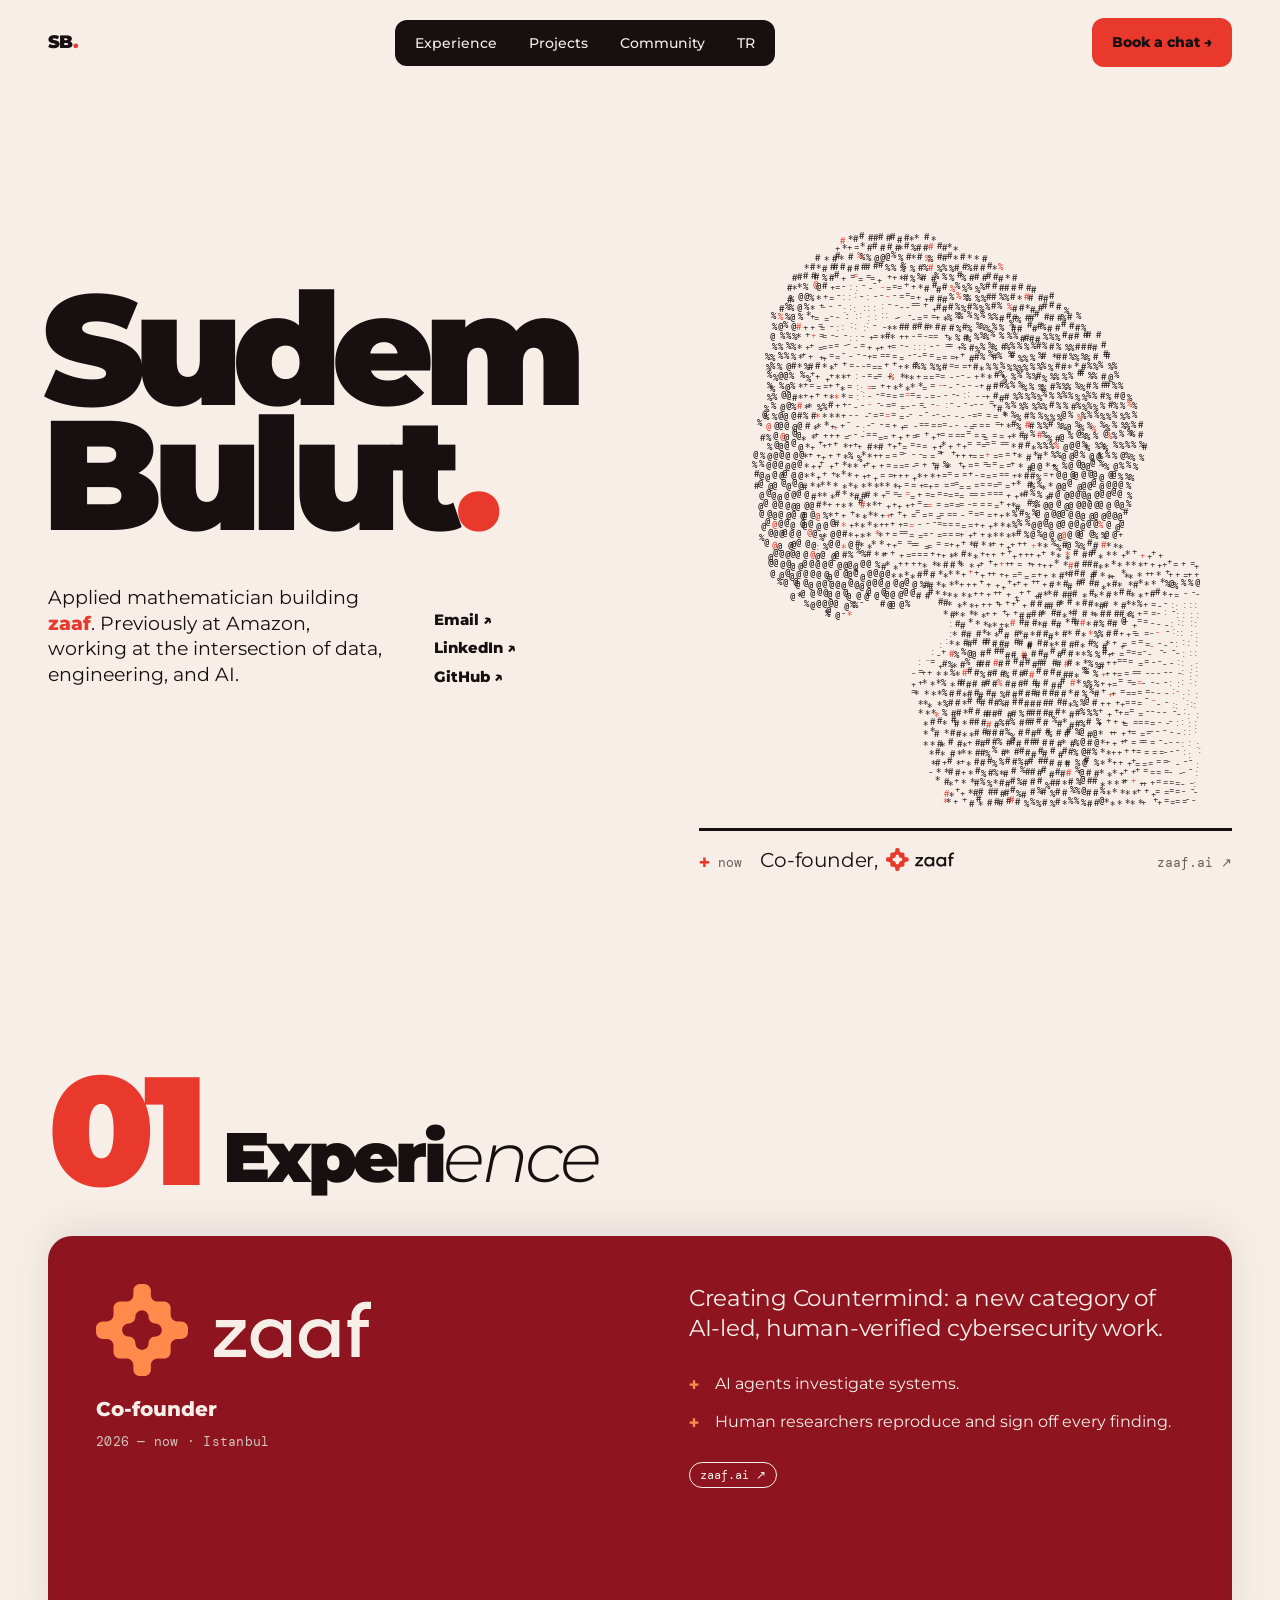
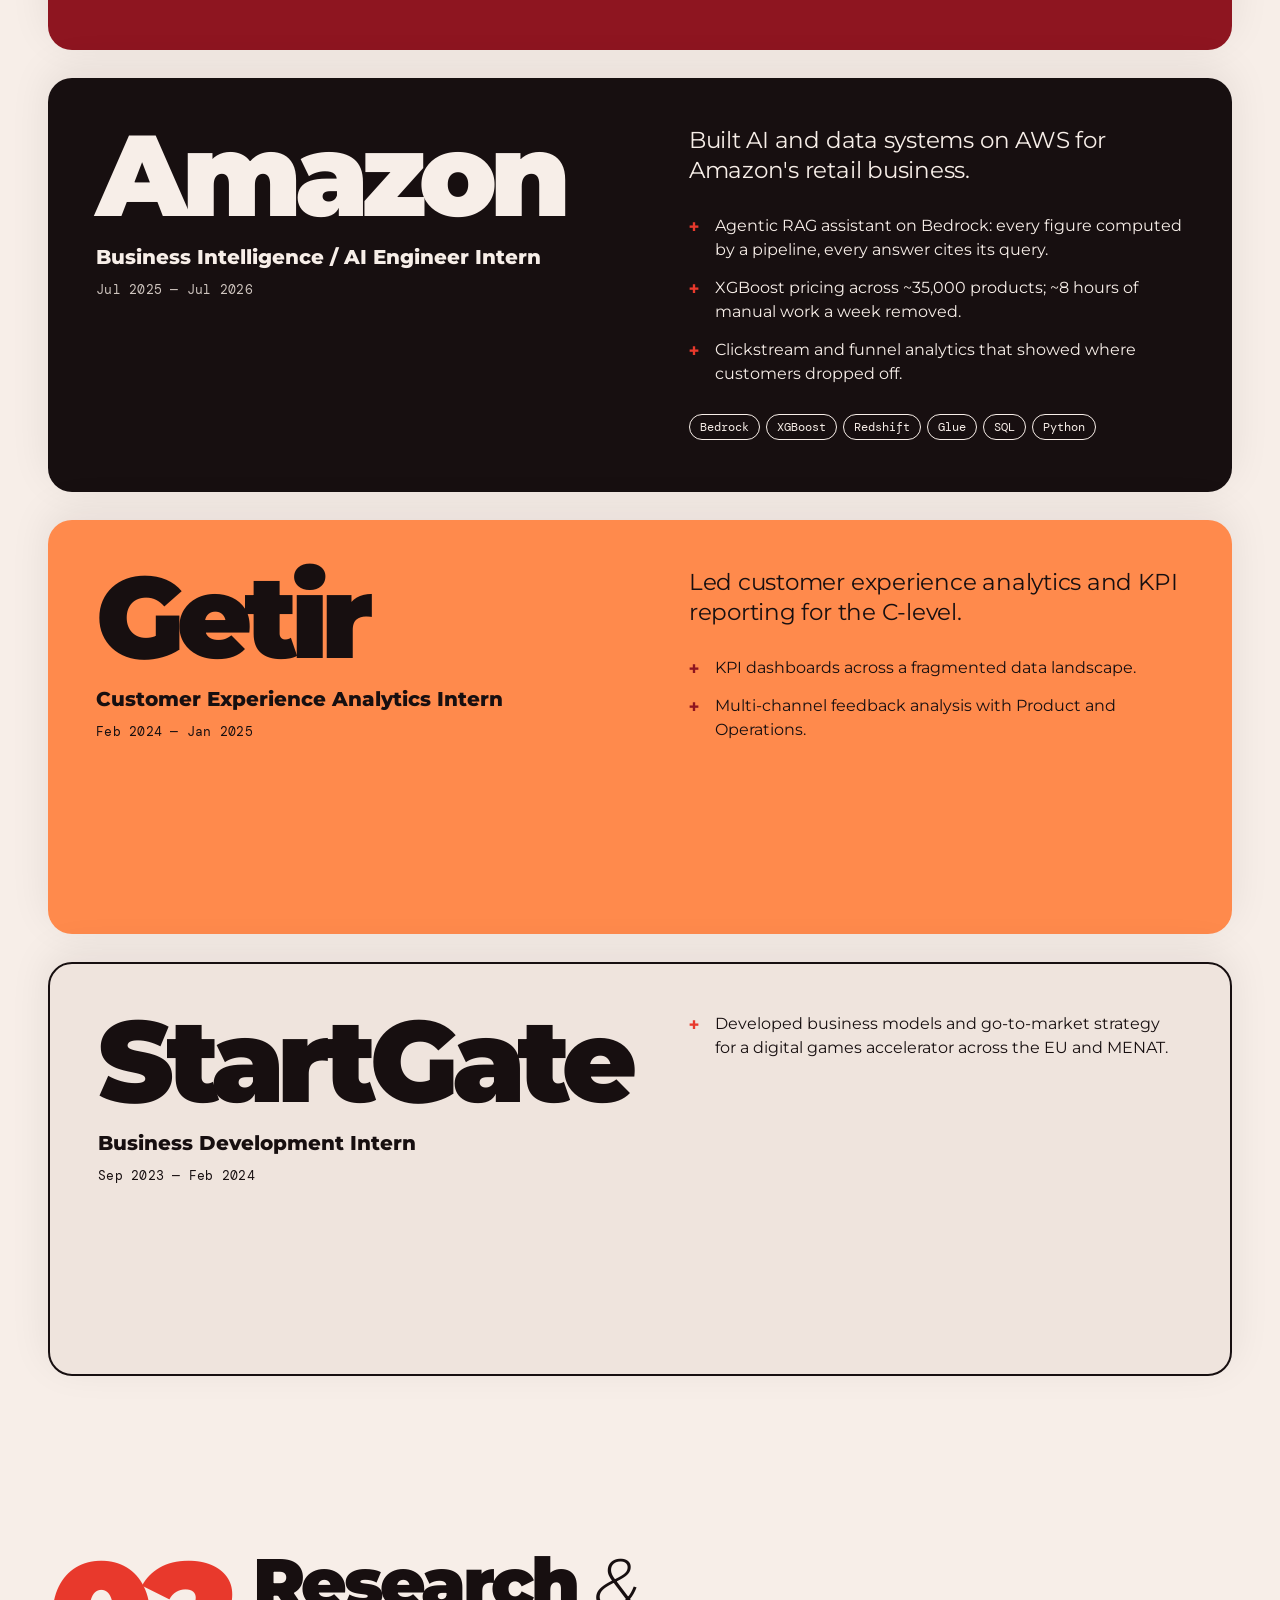
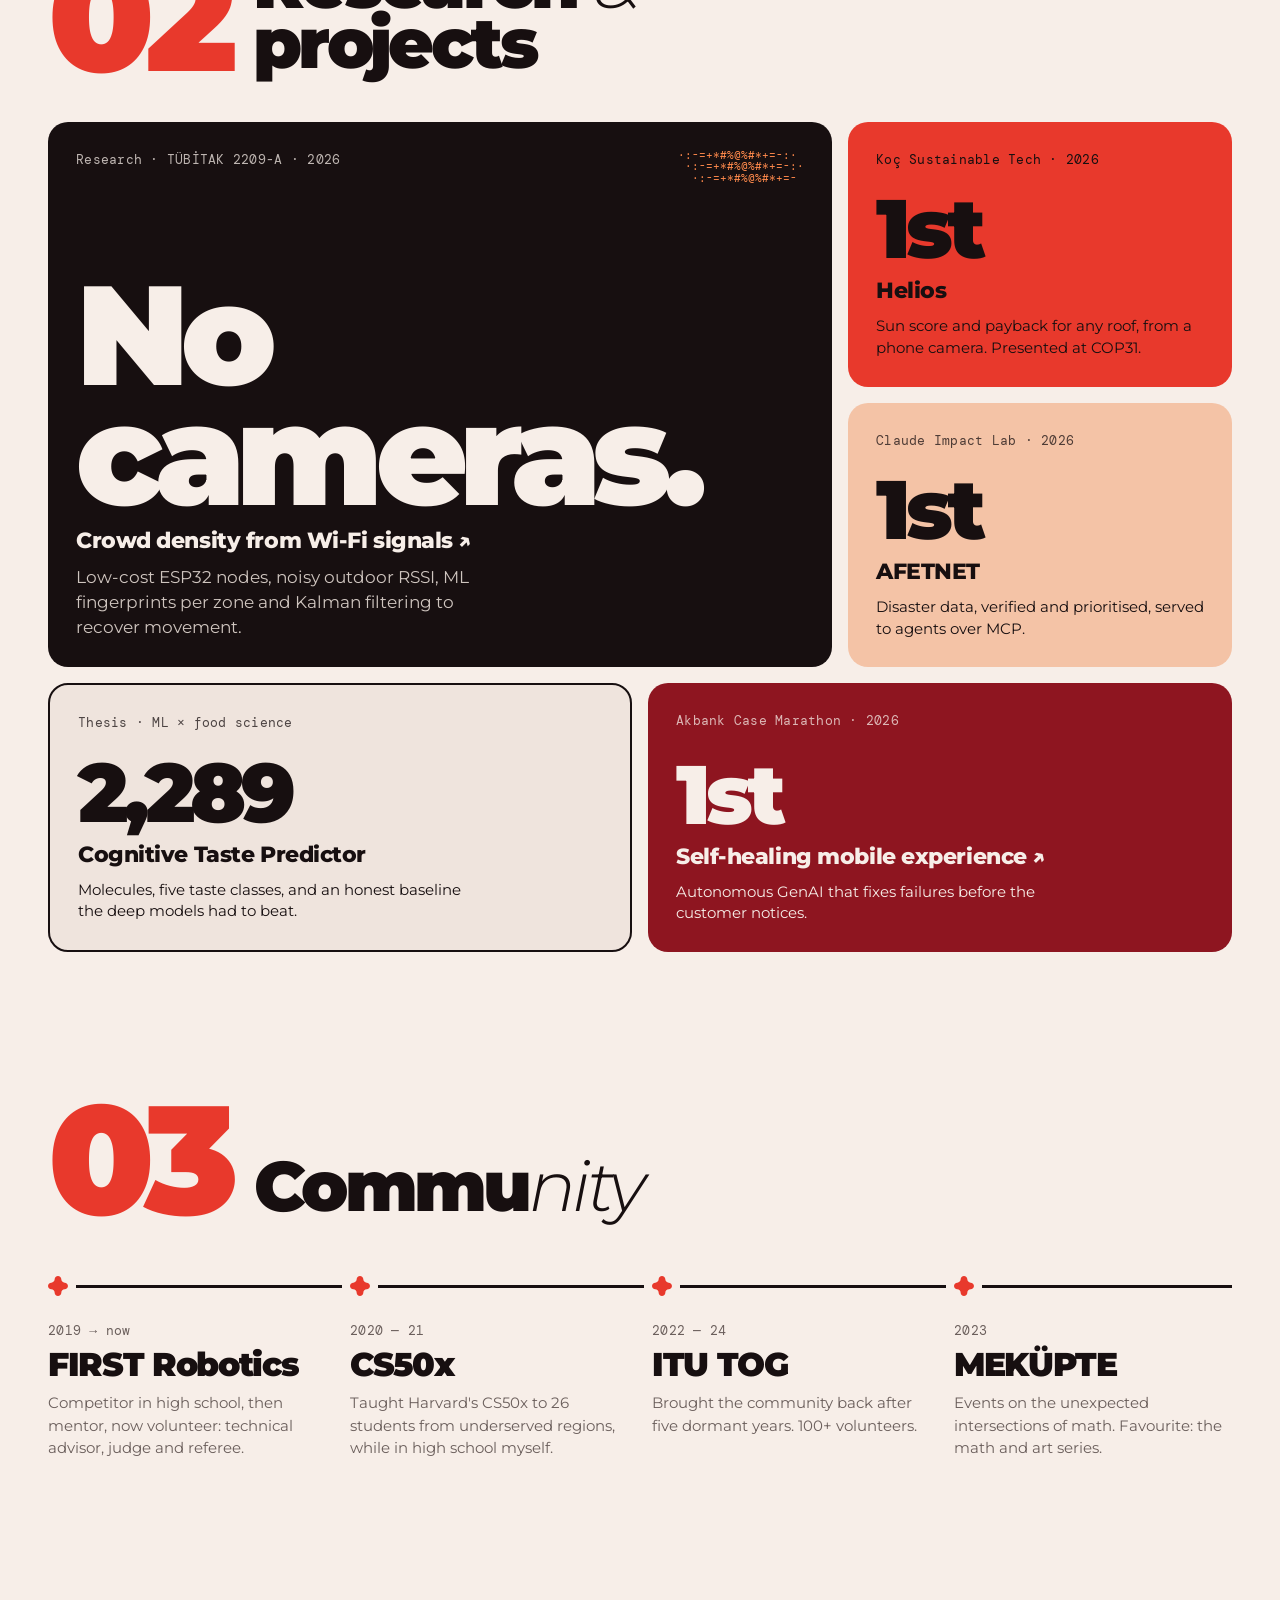
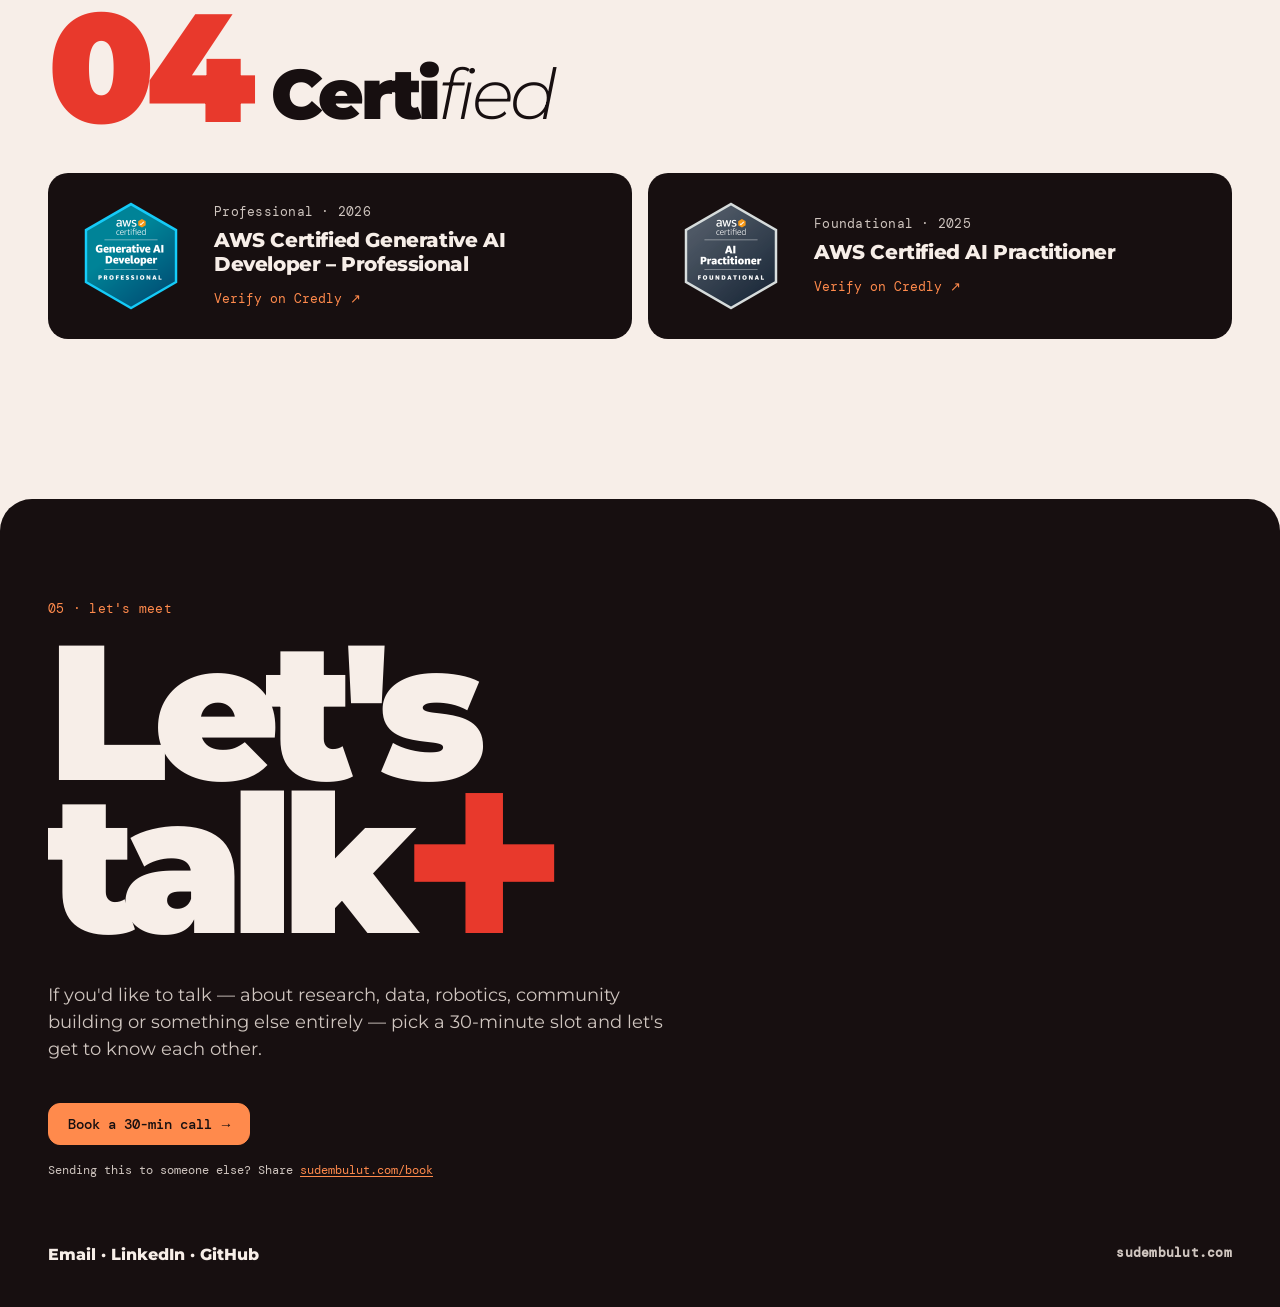
<file: index.html>
<!DOCTYPE html>
<html lang="en">
<head>
<meta charset="utf-8">
<meta name="viewport" content="width=device-width, initial-scale=1">
<title>Sudem Bulut — Co-founder of zaaf</title>
<meta name="description" content="Sudem Bulut is an applied mathematician building zaaf. Previously at Amazon, working at the intersection of data, engineering, and AI.">
<link rel="canonical" href="https://sudembulut.com/">
<meta property="og:type" content="profile">
<meta property="og:site_name" content="Sudem Bulut">
<meta property="og:title" content="Sudem Bulut — Co-founder of zaaf">
<meta property="og:description" content="Applied mathematician building zaaf. Previously at Amazon, working at the intersection of data, engineering, and AI.">
<meta property="og:url" content="https://sudembulut.com/">
<meta property="og:image" content="https://sudembulut.com/assets/icon-512.png">
<meta property="og:image:alt" content="ASCII portrait of Sudem Bulut">
<meta property="og:locale" content="en_GB">
<meta property="og:locale:alternate" content="tr_TR">
<meta property="profile:first_name" content="Sudem">
<meta property="profile:last_name" content="Bulut">
<meta name="twitter:card" content="summary">
<meta name="author" content="Sudem Bulut">
<script type="application/ld+json">
{
  "@context": "https://schema.org",
  "@type": "Person",
  "@id": "https://sudembulut.com/#person",
  "name": "Sudem Bulut",
  "url": "https://sudembulut.com/",
  "image": "https://sudembulut.com/assets/portrait.png",
  "jobTitle": "Co-founder",
  "worksFor": { "@type": "Organization", "name": "zaaf", "url": "https://zaaf.ai" },
  "description": "Applied mathematician building zaaf. Previously at Amazon, working at the intersection of data, engineering, and AI.",
  "email": "mailto:sudembulut@hotmail.com",
  "address": { "@type": "PostalAddress", "addressLocality": "Istanbul", "addressCountry": "TR" },
  "alumniOf": { "@type": "CollegeOrUniversity", "name": "Istanbul Technical University", "sameAs": "https://www.itu.edu.tr/" },
  "knowsAbout": ["Applied mathematics", "Machine learning", "Data engineering", "Retrieval-augmented generation", "Signal processing"],
  "sameAs": ["https://www.linkedin.com/in/sudembulut/", "https://github.com/sudembulut", "https://cal.com/sudembulut"]
}
</script>
<meta name="theme-color" content="#F7EEE8">
<link rel="preconnect" href="https://fonts.googleapis.com">
<link rel="preconnect" href="https://fonts.gstatic.com" crossorigin>
<link href="https://fonts.googleapis.com/css2?family=DM+Mono:wght@400;500&family=Montserrat:ital,wght@0,300;0,400;0,800;0,900;1,300&display=swap" rel="stylesheet">
<link rel="icon" href="/favicon.ico" sizes="48x48">
<link rel="icon" href="/assets/icon-192.png" type="image/png" sizes="192x192">
<link rel="apple-touch-icon" href="/apple-touch-icon.png">
<link rel="stylesheet" href="style.css">
</head>
<body>

<a class="skip" href="#main" data-i18n="nav.skip">Skip to content</a>

<header class="site-nav">
  <a class="brand" href="#intro" aria-label="SB. Sudem Bulut">SB<span class="x">.</span></a>
  <nav class="pill" aria-label="Main" data-i18n-attr="aria-label:nav.label">
    <a href="#experience" data-i18n="nav.experience">Experience</a>
    <a href="#projects" data-i18n="nav.projects">Projects</a>
    <a href="#community" data-i18n="nav.community">Community</a>
    <span class="lang-toggle" role="group" aria-label="Language" data-i18n-attr="aria-label:lang.label">
      <button type="button" data-lang="en" aria-pressed="true">EN</button>
      <button type="button" data-lang="tr" aria-pressed="false">TR</button>
    </span>
  </nav>
  <a class="nav-cta" href="#meet" data-i18n="nav.cta">Book a chat →</a>
</header>

<main id="main">

<section class="hero" id="intro">
  <div class="hero-text">
    <h1 class="hero-name">Sudem<br>Bulut<span class="x">.</span></h1>
    <div class="hero-intro">
      <p data-i18n="hero.lead">Applied mathematician building <b class="x">zaaf</b>. Previously at Amazon, working at the intersection of data, engineering, and AI.</p>
      <ul class="hero-links">
        <li><a href="mailto:sudembulut@hotmail.com"><span data-i18n="link.email">Email</span> ↗</a></li>
        <li><a href="https://www.linkedin.com/in/sudembulut/">LinkedIn ↗</a></li>
        <li><a href="https://github.com/sudembulut">GitHub ↗</a></li>
      </ul>
    </div>
  </div>
  <figure class="hero-portrait">
    <canvas id="portrait" data-src="assets/portrait.png" role="img" aria-label="ASCII portrait of Sudem Bulut" data-i18n-attr="aria-label:portrait.label"></canvas>
    <noscript><img src="assets/portrait.png" alt="Portrait of Sudem Bulut" width="270" height="400"></noscript>
    <figcaption class="cap"><span class="cap-k">✚ <span data-i18n="cap.now">now</span></span><span class="cap-v"><span data-i18n="cap.role">Co-founder,</span> <img class="cap-logo" src="assets/zaaf/zaaf-logo-light-bg.svg" alt="zaaf" width="324" height="109"></span><a href="https://zaaf.ai">zaaf.ai ↗</a></figcaption>
  </figure>
</section>

<section class="sec" id="experience">
  <h2 class="sec-head"><span class="n" aria-hidden="true">01</span><span data-i18n="exp.head">Experi<i>ence</i></span></h2>
  <div class="stack">
    <article class="xp xp-zaaf">
      <div>
        <h3 class="co co-logo"><img src="assets/zaaf/zaaf-logo-dark-bg.svg" alt="zaaf" width="324" height="109"></h3>
        <p class="role" data-i18n="exp.zaaf.role">Co-founder</p>
        <p class="meta" data-i18n="exp.zaaf.when">2026 — now · Istanbul</p>
      </div>
      <div>
        <p class="sum" data-i18n="exp.zaaf.sum">Creating Countermind: a new category of AI-led, human-verified cybersecurity work.</p>
        <ul class="plus" data-i18n="exp.zaaf.list"><li>AI agents investigate systems.</li><li>Human researchers reproduce and sign off every finding.</li></ul>
        <ul class="chips"><li><a href="https://zaaf.ai">zaaf.ai ↗</a></li></ul>
      </div>
    </article>
    <article class="xp xp-amazon">
      <div>
        <h3 class="co">Amazon</h3>
        <p class="role" data-i18n="exp.amazon.role">Business Intelligence / AI Engineer Intern</p>
        <p class="meta" data-i18n="exp.amazon.when">Jul 2025 — Jul 2026</p>
      </div>
      <div>
        <p class="sum" data-i18n="exp.amazon.sum">Built AI and data systems on AWS for Amazon's retail business.</p>
        <ul class="plus" data-i18n="exp.amazon.list"><li>Agentic RAG assistant on Bedrock: every figure computed by a pipeline, every answer cites its query.</li><li>XGBoost pricing across ~35,000 products; ~8 hours of manual work a week removed.</li><li>Clickstream and funnel analytics that showed where customers dropped off.</li></ul>
        <ul class="chips"><li>Bedrock</li><li>XGBoost</li><li>Redshift</li><li>Glue</li><li>SQL</li><li>Python</li></ul>
      </div>
    </article>
    <article class="xp xp-getir">
      <div>
        <h3 class="co">Getir</h3>
        <p class="role" data-i18n="exp.getir.role">Customer Experience Analytics Intern</p>
        <p class="meta" data-i18n="exp.getir.when">Feb 2024 — Jan 2025</p>
      </div>
      <div>
        <p class="sum" data-i18n="exp.getir.sum">Led customer experience analytics and KPI reporting for the C-level.</p>
        <ul class="plus" data-i18n="exp.getir.list"><li>KPI dashboards across a fragmented data landscape.</li><li>Multi-channel feedback analysis with Product and Operations.</li></ul>
      </div>
    </article>
    <article class="xp xp-startgate">
      <div>
        <h3 class="co">StartGate</h3>
        <p class="role" data-i18n="exp.startgate.role">Business Development Intern</p>
        <p class="meta" data-i18n="exp.startgate.when">Sep 2023 — Feb 2024</p>
      </div>
      <div>
        <ul class="plus" data-i18n="exp.startgate.list"><li>Developed business models and go-to-market strategy for a digital games accelerator across the EU and MENAT.</li></ul>
      </div>
    </article>
  </div>
</section>

<section class="sec" id="projects">
  <h2 class="sec-head"><span class="n" aria-hidden="true">02</span><span data-i18n="proj.head">Research <i>&amp;</i><br>projects</span></h2>
  <div class="bento">
    <article class="tile t-crowd">
      <pre class="wave" aria-hidden="true">·:-=+*#%@%#*+=-:·
 ·:-=+*#%@%#*+=-:·
  ·:-=+*#%@%#*+=-</pre>
      <p class="meta" data-i18n="proj.crowd.meta">Research · TÜBİTAK 2209-A · 2026</p>
      <div>
        <p class="k" data-i18n="proj.crowd.k">No<br>cameras.</p>
        <h3><a class="tile-link" href="https://www.linkedin.com/feed/update/urn:li:activity:7463634606794268672/"><span data-i18n="proj.crowd.title">Crowd density from Wi-Fi signals</span> ↗</a></h3>
        <p data-i18n="proj.crowd.text">Low-cost ESP32 nodes, noisy outdoor RSSI, ML fingerprints per zone and Kalman filtering to recover movement.</p>
      </div>
    </article>
    <article class="tile t-helios">
      <p class="meta">Koç Sustainable Tech · 2026</p>
      <div>
        <p class="k" data-i18n="proj.first">1st</p>
        <h3>Helios</h3>
        <p data-i18n="proj.helios.text">Sun score and payback for any roof, from a phone camera. Presented at COP31.</p>
      </div>
    </article>
    <article class="tile t-afetnet">
      <p class="meta">Claude Impact Lab · 2026</p>
      <div>
        <p class="k" data-i18n="proj.first">1st</p>
        <h3>AFETNET</h3>
        <p data-i18n="proj.afetnet.text">Disaster data, verified and prioritised, served to agents over MCP.</p>
      </div>
    </article>
    <article class="tile t-taste">
      <p class="meta" data-i18n="proj.taste.meta">Thesis · ML × food science</p>
      <div>
        <p class="k" data-i18n="proj.taste.k">2,289</p>
        <h3>Cognitive Taste Predictor</h3>
        <p data-i18n="proj.taste.text">Molecules, five taste classes, and an honest baseline the deep models had to beat.</p>
      </div>
    </article>
    <article class="tile t-akbank">
      <p class="meta">Akbank Case Marathon · 2026</p>
      <div>
        <p class="k" data-i18n="proj.first">1st</p>
        <h3><a class="tile-link" href="https://www.linkedin.com/feed/update/urn:li:activity:7407645882562768897/"><span data-i18n="proj.akbank.title">Self-healing mobile experience</span> ↗</a></h3>
        <p data-i18n="proj.akbank.text">Autonomous GenAI that fixes failures before the customer notices.</p>
      </div>
    </article>
  </div>
</section>

<section class="sec" id="community">
  <h2 class="sec-head"><span class="n" aria-hidden="true">03</span><span data-i18n="com.head">Commu<i>nity</i></span></h2>
  <ol class="timeline">
    <li><p class="meta" data-i18n="com.first.when">2019 → now</p><h3>FIRST Robotics</h3><p data-i18n="com.first.text">Competitor in high school, then mentor, now volunteer: technical advisor, judge and referee.</p></li>
    <li><p class="meta">2020 — 21</p><h3>CS50x</h3><p data-i18n="com.cs50.text">Taught Harvard's CS50x to 26 students from underserved regions, while in high school myself.</p></li>
    <li><p class="meta">2022 — 24</p><h3>ITU TOG</h3><p data-i18n="com.tog.text">Brought the community back after five dormant years. 100+ volunteers.</p></li>
    <li><p class="meta">2023</p><h3>MEKÜPTE</h3><p data-i18n="com.mekupte.text">Events on the unexpected intersections of math. Favourite: the math and art series.</p></li>
  </ol>
</section>

<section class="sec" id="certs">
  <h2 class="sec-head"><span class="n" aria-hidden="true">04</span><span data-i18n="certs.head">Certi<i>fied</i></span></h2>
  <div class="certs">
    <article class="cert">
      <img src="assets/badges/aws-genai-developer-pro.png" width="110" height="110" alt="AWS Certified Generative AI Developer – Professional badge" data-i18n-attr="alt:certs.pro.alt">
      <div>
        <p class="meta" data-i18n="certs.pro.meta">Professional · 2026</p>
        <h3>AWS Certified Generative AI Developer – Professional</h3>
        <a href="https://www.credly.com/badges/ee24443d-67b5-448b-8a80-602a66a15393/public_url" data-i18n="certs.verify">Verify on Credly ↗</a>
      </div>
    </article>
    <article class="cert">
      <img src="assets/badges/aws-ai-practitioner.png" width="110" height="110" alt="AWS Certified AI Practitioner badge" data-i18n-attr="alt:certs.prac.alt">
      <div>
        <p class="meta" data-i18n="certs.prac.meta">Foundational · 2025</p>
        <h3>AWS Certified AI Practitioner</h3>
        <a href="https://www.credly.com/badges/94af588d-da3a-4294-8a9e-370edfc91595" data-i18n="certs.verify">Verify on Credly ↗</a>
      </div>
    </article>
  </div>
</section>

</main>

<footer class="site-footer on-dark" id="meet">
  <p class="meta meta-kor" data-i18n="meet.label">05 · let's meet</p>
  <h2 class="talk" data-i18n="meet.head">Let's<br>talk<span class="x">✚</span></h2>
  <p class="meet-text" data-i18n="meet.text">If you'd like to talk — about research, data, robotics, community building or something else entirely — pick a 30-minute slot and let's get to know each other.</p>

  <div class="booking" id="booking" data-cal-user="sudembulut" data-cal-event="30min" data-email="sudembulut@hotmail.com" data-channel="video">
    <button class="button button-solid bk-toggle" type="button" aria-expanded="false" aria-controls="bk-panel"><span data-i18n="bk.toggle">Book a 30-min call</span> <span aria-hidden="true">→</span></button>
    <p class="bk-share" data-i18n="bk.share">Sending this to someone else? Share <a href="book.html">sudembulut.com/book</a></p>
    <div class="bk-panel" id="bk-panel" hidden>
      <div class="bk-channel" role="group" aria-label="How would you like to talk?" data-i18n-attr="aria-label:bk.how">
        <span data-i18n="bk.how">How would you like to talk?</span>
        <button type="button" data-channel="video" aria-pressed="true" data-i18n="bk.video">Video call</button>
        <button type="button" data-channel="email" aria-pressed="false" data-i18n="bk.byEmail">By email</button>
      </div>
      <div class="bk-video">
        <div class="bk-cal">
          <div class="bk-head">
            <button type="button" class="bk-nav bk-prev" aria-label="Previous month">←</button>
            <div class="bk-month" aria-live="polite"></div>
            <button type="button" class="bk-nav bk-next" aria-label="Next month">→</button>
          </div>
          <div class="bk-dow" aria-hidden="true"></div>
          <div class="bk-days"></div>
          <p class="bk-tz"></p>
        </div>
        <div class="bk-side">
          <div class="bk-times" aria-live="polite"></div>
          <form class="bk-form">
            <p class="bk-summary"></p>
            <label><span data-i18n="bk.name">Name</span><input name="name" required autocomplete="name"></label>
            <label><span data-i18n="bk.email">Email</span><input name="email" type="email" required autocomplete="email"></label>
            <label><span data-i18n="bk.notes">What would you like to talk about? <em>(optional)</em></span><textarea name="notes" rows="3"></textarea></label>
            <button type="submit" class="button button-solid" data-i18n="bk.submit">Book this time</button>
          </form>
        </div>
      </div>
      <div class="bk-mail">
        <p data-i18n="bk.mailText">Prefer writing? Tell me a little about yourself and what you'd like to talk about — I read everything.</p>
        <a class="button" href="mailto:sudembulut@hotmail.com?subject=Hello%20Sudem" data-i18n="bk.mailBtn">Write to me →</a>
      </div>
      <p class="bk-status" role="status" aria-live="polite"></p>
    </div>
  </div>

  <div class="footer-row">
    <span><a href="mailto:sudembulut@hotmail.com" data-i18n="link.email">Email</a> · <a href="https://www.linkedin.com/in/sudembulut/">LinkedIn</a> · <a href="https://github.com/sudembulut">GitHub</a></span>
    <span class="meta">sudembulut.com</span>
  </div>
</footer>

<script src="js/lang-tr.js"></script>
<script src="js/i18n.js"></script>
<script src="js/portrait.js"></script>
<script src="js/main.js"></script>
<script src="js/nav-contrast.js"></script>
<script src="js/booking.js"></script>
</body>
</html>
</file>
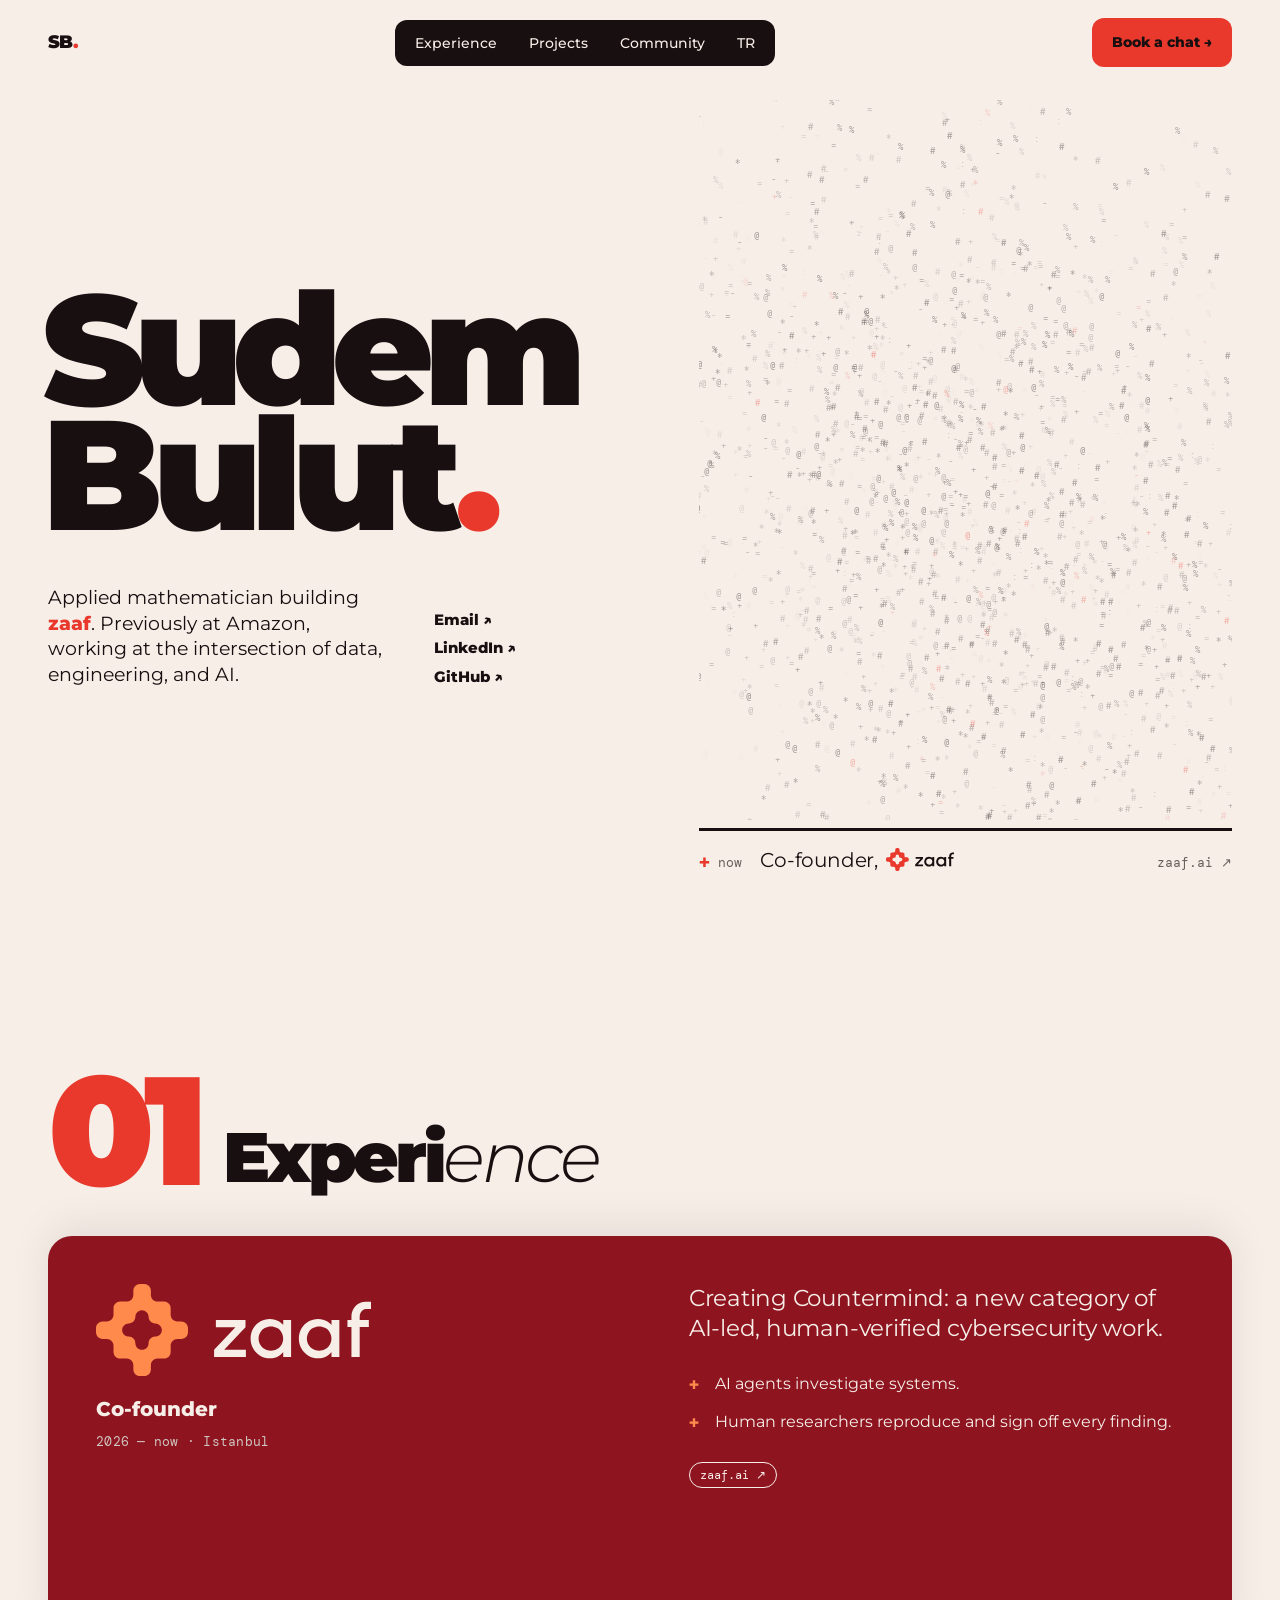
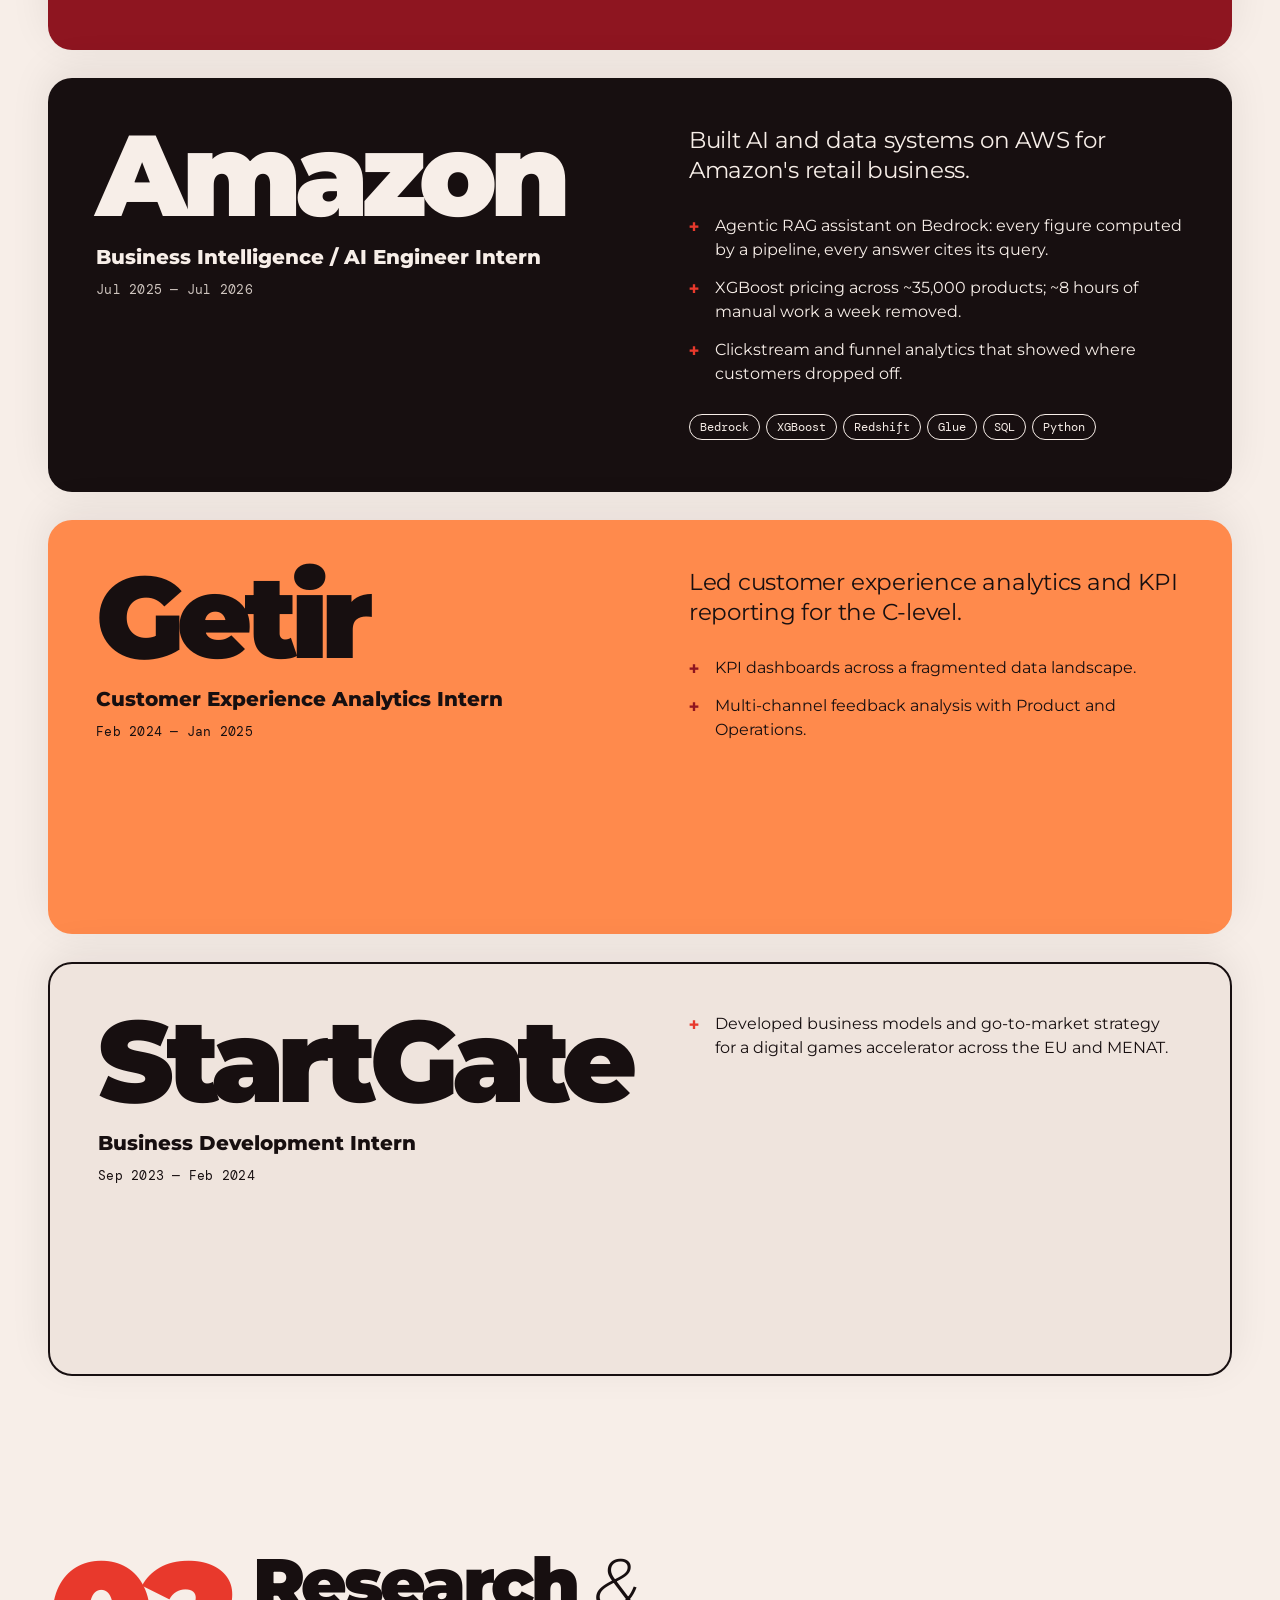
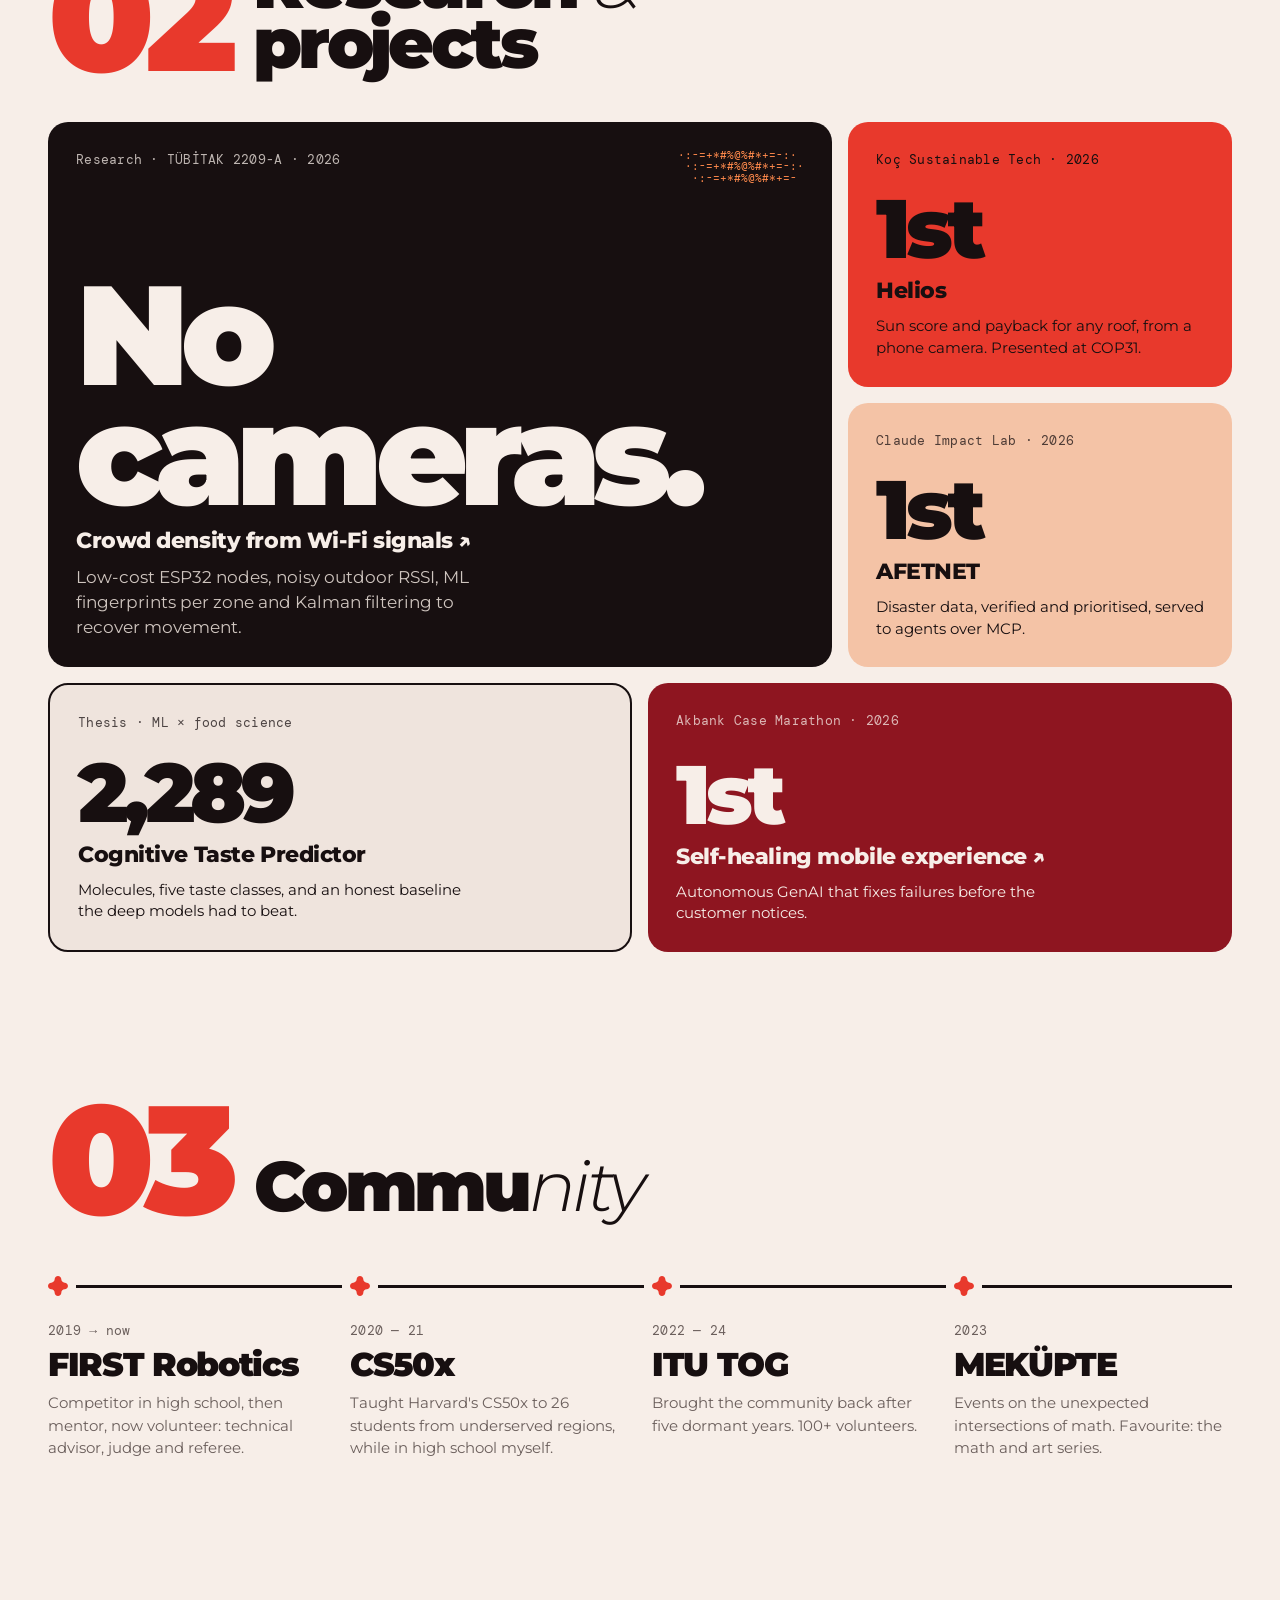
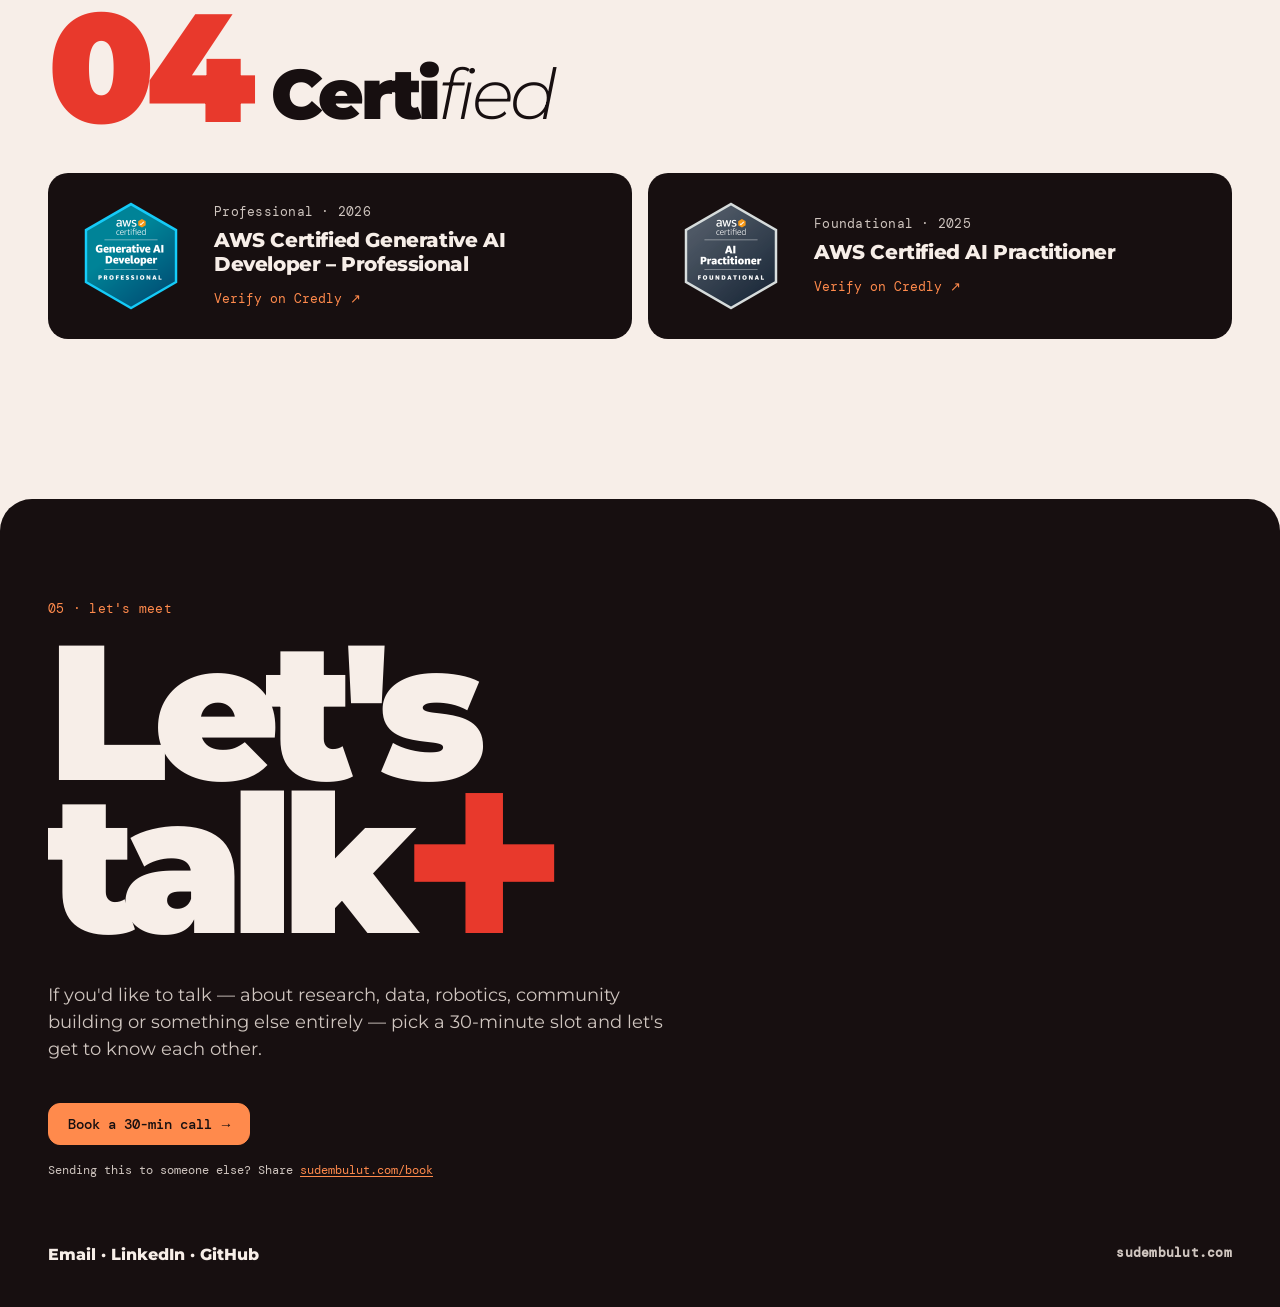
<file: about.html>
<!DOCTYPE html>
<html lang="en">
<head>
<meta charset="utf-8">
<title>About — Sudem Bulut</title>
<meta http-equiv="refresh" content="0; url=index.html#intro">
<link rel="canonical" href="https://sudembulut.com/#intro">
<meta name="robots" content="noindex">
<style>body{background:#F7EEE8;color:#170F10;font-family:sans-serif;padding:2rem}a{color:#8E1520}</style>
</head>
<body>
<p>This page has moved to <a href="index.html#intro">the introduction</a>.</p>
</body>
</html>
</file>
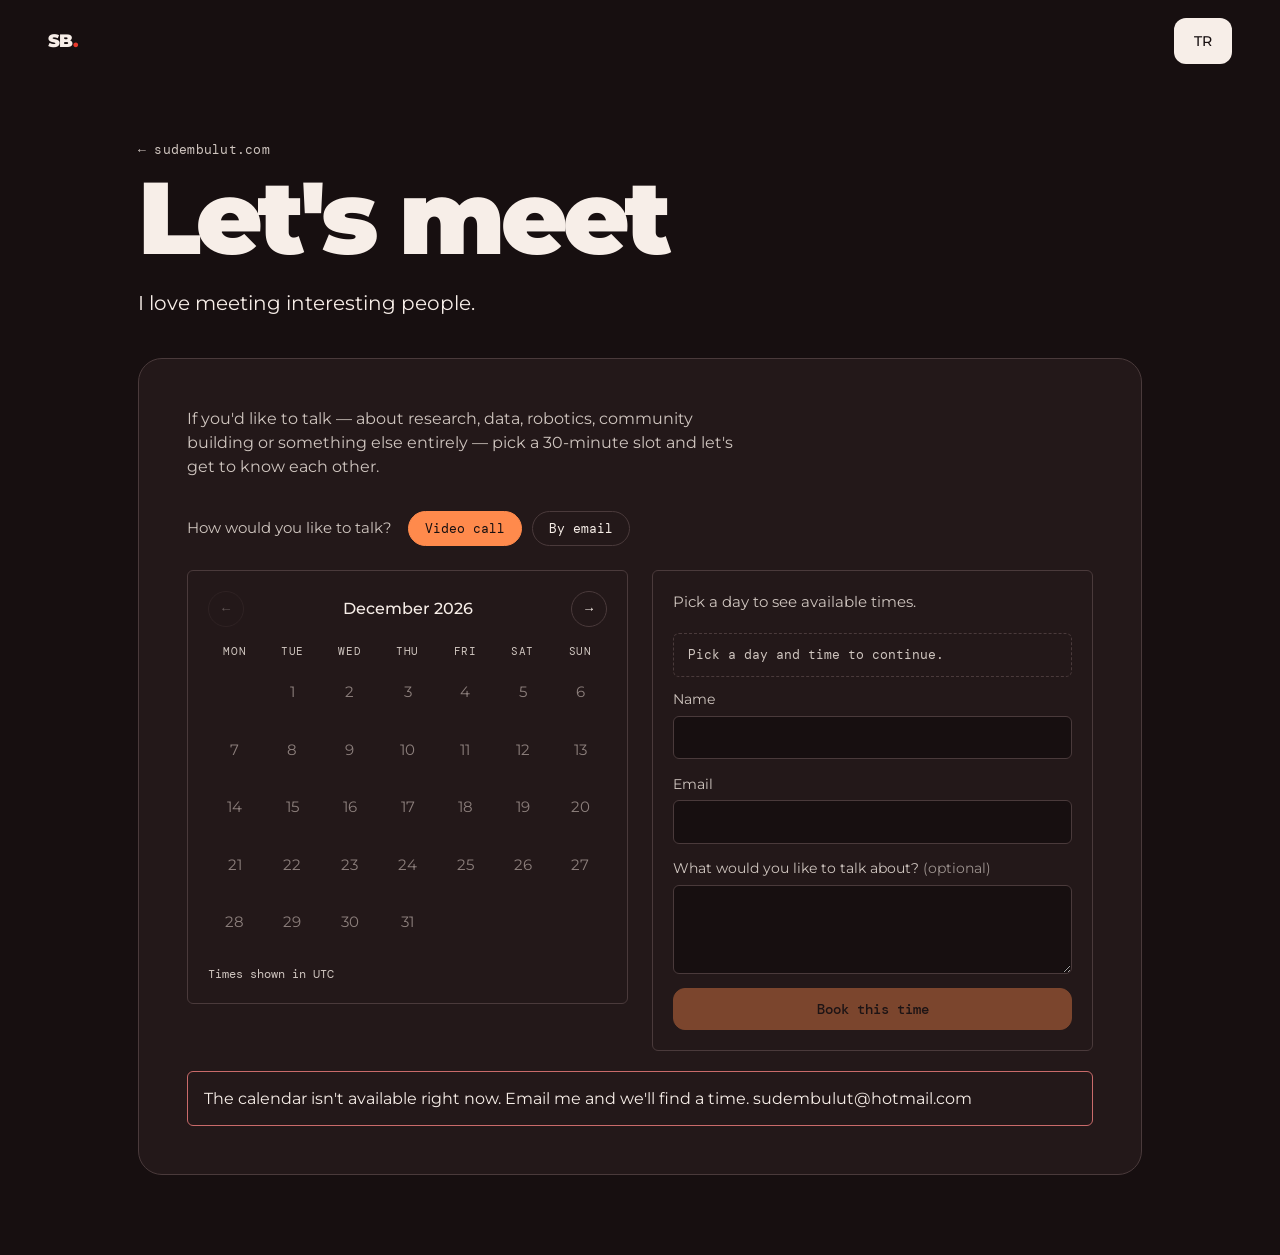
<file: book.html>
<!DOCTYPE html>
<html lang="en">
<head>
<meta charset="utf-8">
<meta name="viewport" content="width=device-width, initial-scale=1">
<title data-i18n="book.title">Let's meet for 30 minutes — Sudem Bulut</title>
<link rel="canonical" href="https://sudembulut.com/book.html">
<meta name="description" content="Book a 30-minute call with Sudem Bulut.">
<meta name="theme-color" content="#170F10">
<link rel="preconnect" href="https://fonts.googleapis.com">
<link rel="preconnect" href="https://fonts.gstatic.com" crossorigin>
<link href="https://fonts.googleapis.com/css2?family=DM+Mono:wght@400;500&family=Montserrat:ital,wght@0,300;0,400;0,800;0,900;1,300&display=swap" rel="stylesheet">
<link rel="icon" href="/favicon.ico" sizes="48x48">
<link rel="icon" href="/assets/icon-192.png" type="image/png" sizes="192x192">
<link rel="apple-touch-icon" href="/apple-touch-icon.png">
<link rel="stylesheet" href="style.css">
</head>
<body class="on-dark page-dark">

<header class="site-nav">
  <a class="brand" href="index.html" aria-label="SB. Sudem Bulut">SB<span class="x">.</span></a>
  <div class="pill">
    <span class="lang-toggle" role="group" aria-label="Language" data-i18n-attr="aria-label:lang.label">
      <button type="button" data-lang="en" aria-pressed="true">EN</button>
      <button type="button" data-lang="tr" aria-pressed="false">TR</button>
    </span>
  </div>
</header>

<main id="main" class="page-simple">
  <p class="meta"><a href="index.html" data-i18n="book.back">← sudembulut.com</a></p>
  <h1 class="page-title" data-i18n="book.head">Let's meet</h1>
  <p class="page-lead" data-i18n="meet.lead">I love meeting interesting people.</p>

  <section class="book-card on-dark">
    <p data-i18n="meet.text">If you'd like to talk — about research, data, robotics, community building or something else entirely — pick a 30-minute slot and let's get to know each other.</p>
    <div class="booking" id="booking" data-open data-cal-user="sudembulut" data-cal-event="30min" data-email="sudembulut@hotmail.com" data-channel="video">
      <button class="button button-solid bk-toggle" type="button" aria-expanded="false" aria-controls="bk-panel"><span data-i18n="bk.toggle">Book a 30-min call</span> <span aria-hidden="true">→</span></button>
      <p class="bk-share" data-i18n="bk.share">Sending this to someone else? Share <a href="book.html">sudembulut.com/book</a></p>
      <div class="bk-panel" id="bk-panel" hidden>
        <div class="bk-channel" role="group" aria-label="How would you like to talk?" data-i18n-attr="aria-label:bk.how">
          <span data-i18n="bk.how">How would you like to talk?</span>
          <button type="button" data-channel="video" aria-pressed="true" data-i18n="bk.video">Video call</button>
          <button type="button" data-channel="email" aria-pressed="false" data-i18n="bk.byEmail">By email</button>
        </div>
        <div class="bk-video">
          <div class="bk-cal">
            <div class="bk-head">
              <button type="button" class="bk-nav bk-prev" aria-label="Previous month">←</button>
              <div class="bk-month" aria-live="polite"></div>
              <button type="button" class="bk-nav bk-next" aria-label="Next month">→</button>
            </div>
            <div class="bk-dow" aria-hidden="true"></div>
            <div class="bk-days"></div>
            <p class="bk-tz"></p>
          </div>
          <div class="bk-side">
            <div class="bk-times" aria-live="polite"></div>
            <form class="bk-form">
              <p class="bk-summary"></p>
              <label><span data-i18n="bk.name">Name</span><input name="name" required autocomplete="name"></label>
              <label><span data-i18n="bk.email">Email</span><input name="email" type="email" required autocomplete="email"></label>
              <label><span data-i18n="bk.notes">What would you like to talk about? <em>(optional)</em></span><textarea name="notes" rows="3"></textarea></label>
              <button type="submit" class="button button-solid" data-i18n="bk.submit">Book this time</button>
            </form>
          </div>
        </div>
        <div class="bk-mail">
          <p data-i18n="bk.mailText">Prefer writing? Tell me a little about yourself and what you'd like to talk about — I read everything.</p>
          <a class="button" href="mailto:sudembulut@hotmail.com?subject=Hello%20Sudem" data-i18n="bk.mailBtn">Write to me →</a>
        </div>
        <p class="bk-status" role="status" aria-live="polite"></p>
      </div>
    </div>
  </section>
</main>

<script src="js/lang-tr.js"></script>
<script src="js/i18n.js"></script>
<script src="js/booking.js"></script>
<script src="js/nav-contrast.js"></script>
</body>
</html>
</file>
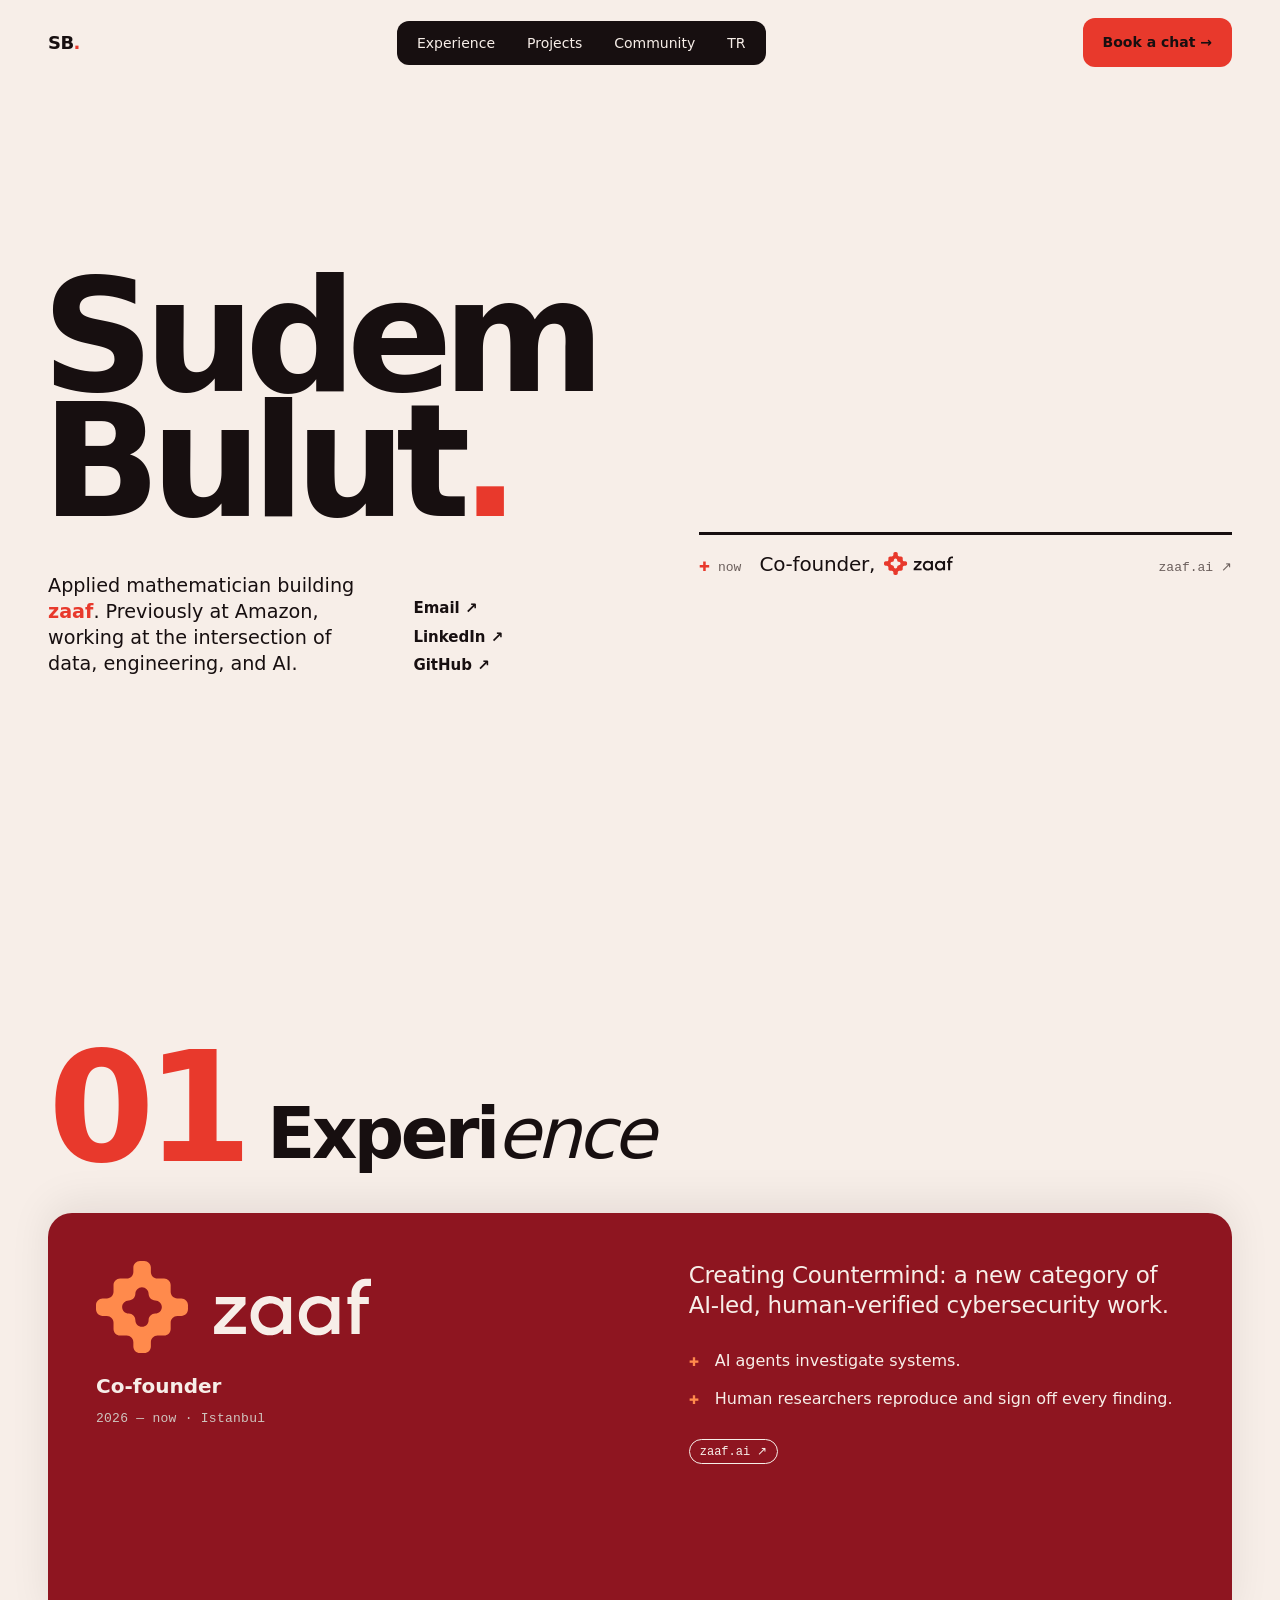
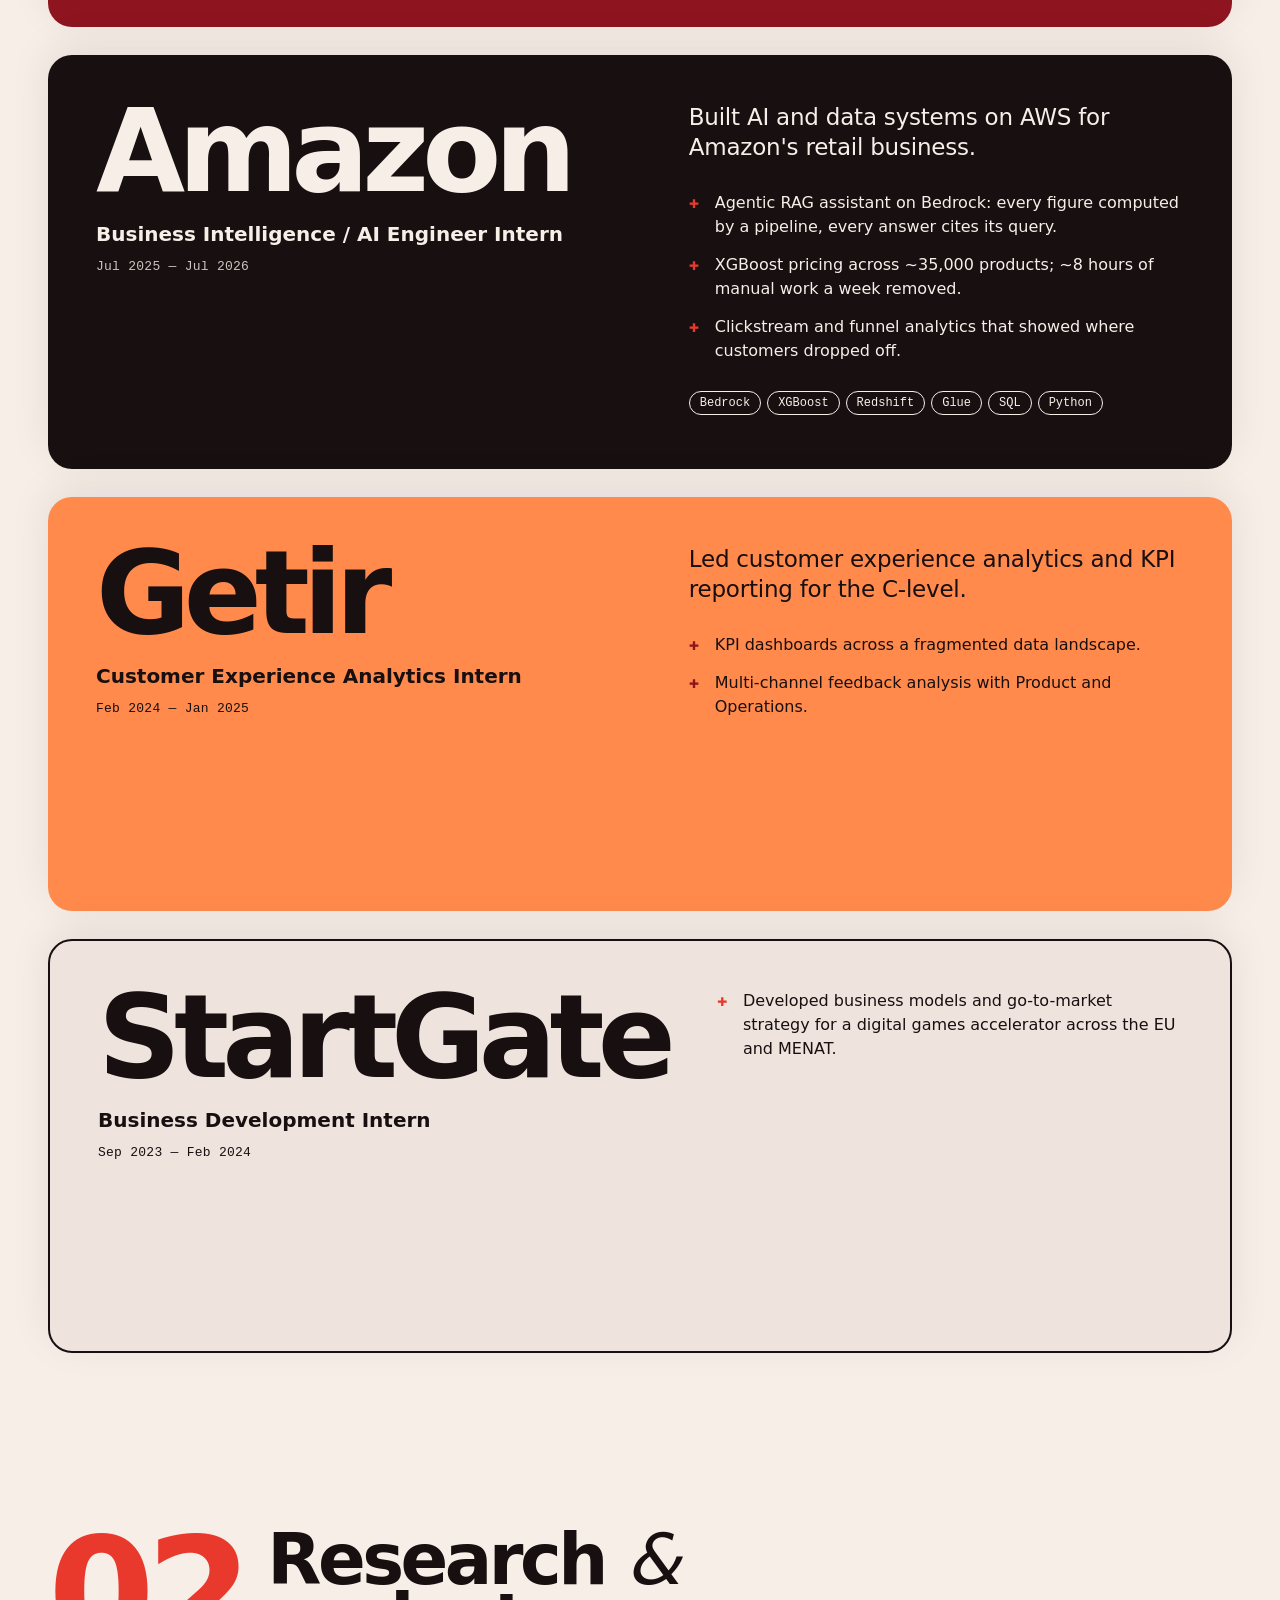
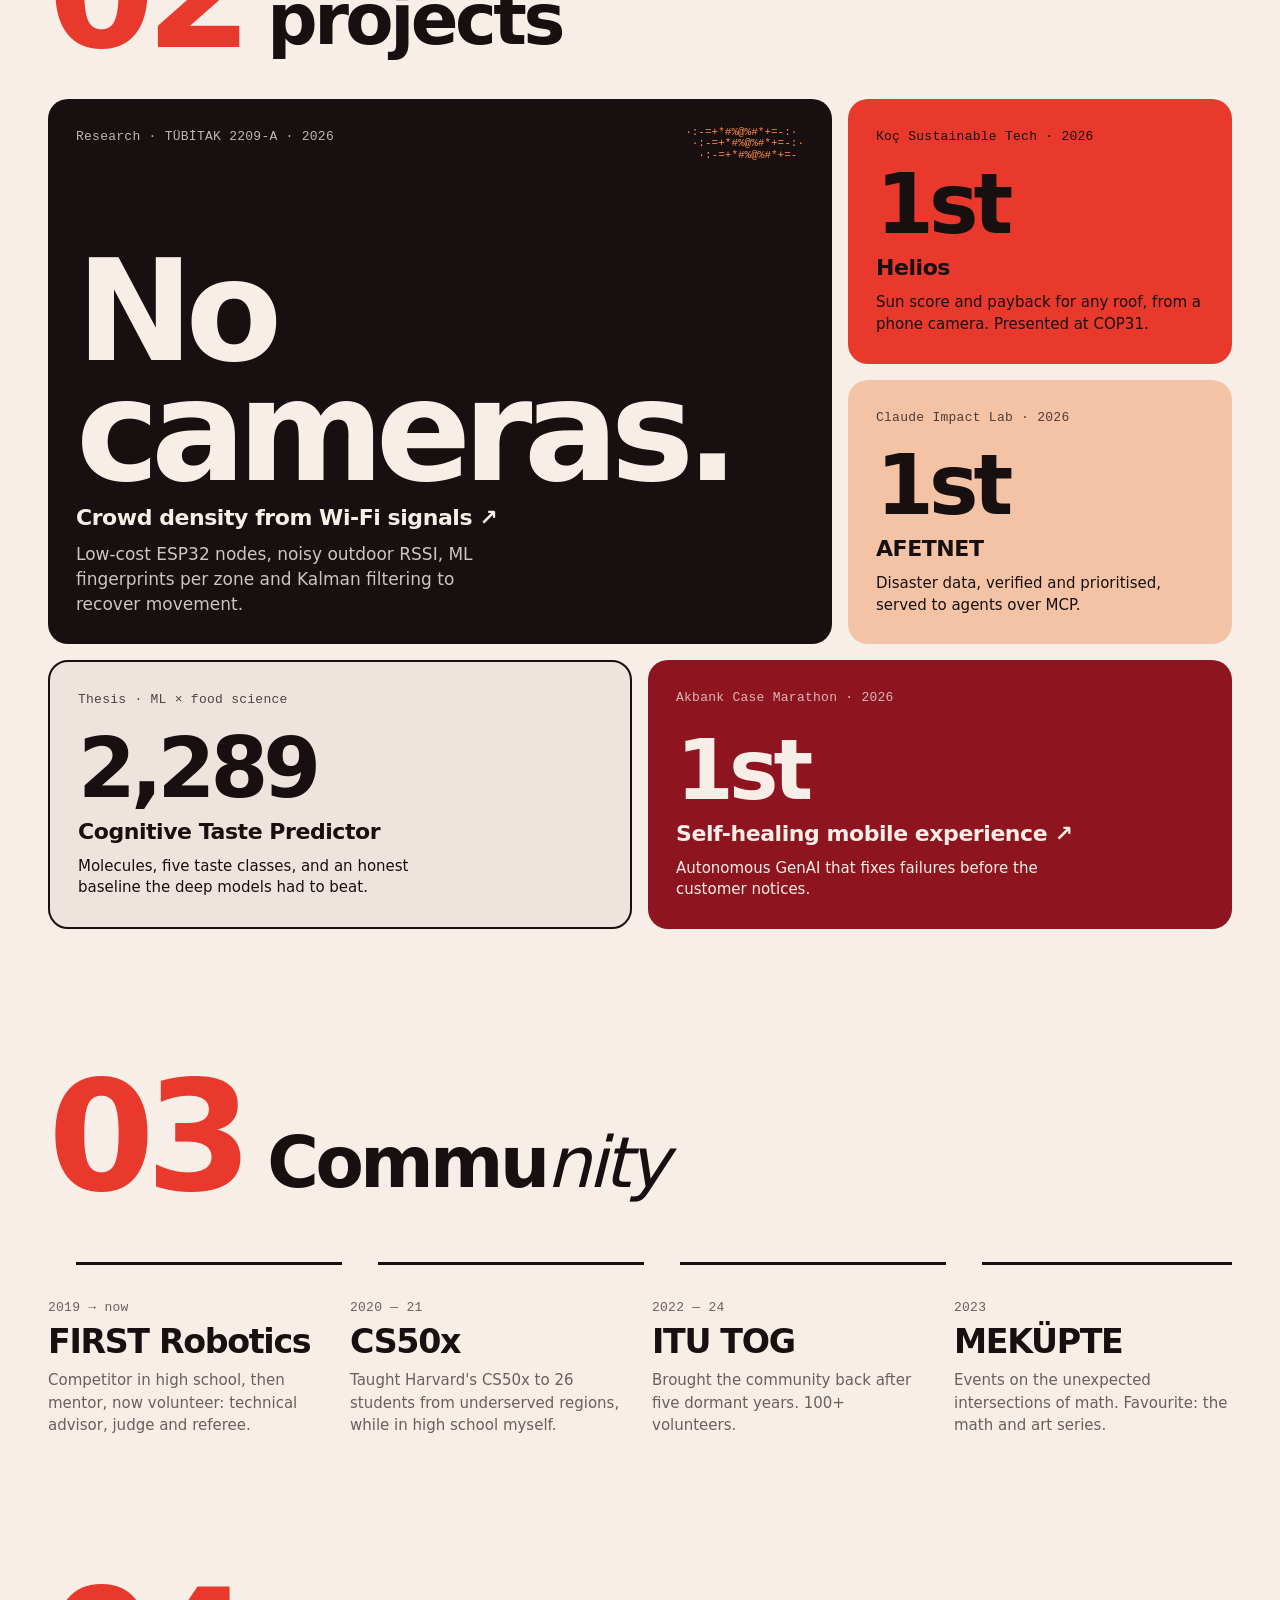
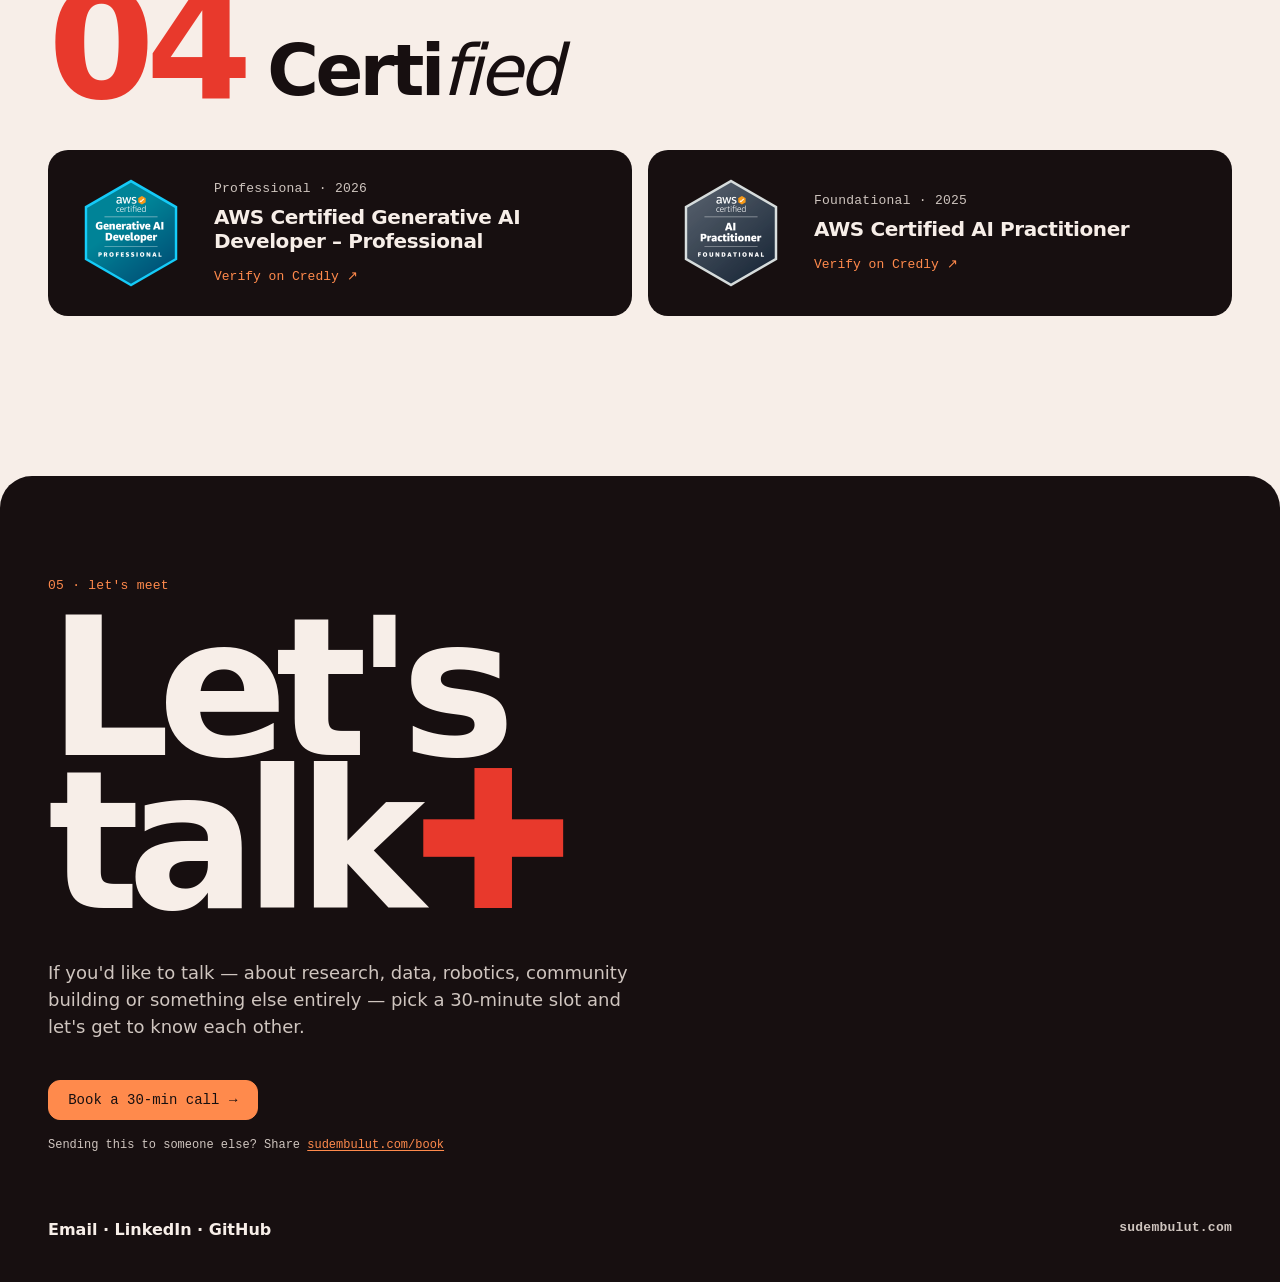
<file: projects.html>
<!DOCTYPE html>
<html lang="en">
<head>
<meta charset="utf-8">
<title>Projects — Sudem Bulut</title>
<meta http-equiv="refresh" content="0; url=index.html#projects">
<link rel="canonical" href="https://sudembulut.com/#projects">
<meta name="robots" content="noindex">
<style>body{background:#F7EEE8;color:#170F10;font-family:sans-serif;padding:2rem}a{color:#8E1520}</style>
</head>
<body>
<p>This page has moved to <a href="index.html#projects">the projects section</a>.</p>
</body>
</html>
</file>
<file: style.css>
/* sudembulut.com v3 — bold editorial, Kemik background.
   Palette from zaaf.ai. Booking panel styles (bottom) come from v2 unchanged
   and are re-skinned through the --paper/--panel/--ink/... variables. */

:root {
  --kemik: #F7EEE8;
  --kemik2: #EFE4DD;
  --gece: #170F10;
  --bordo: #8E1520;
  --alarm: #E8392C;
  --kor: #FF8A4C;
  --seftali: #F4C3A6;
  --murekkep: #6B5F5C;
  --tas: #CFC5BF;

  /* variables the booking block reads (light defaults) */
  --paper: var(--kemik);
  --panel: var(--kemik2);
  --ink: var(--gece);
  --ink-soft: var(--murekkep);
  --rule: var(--tas);
  --noise: var(--murekkep);
  --signal: var(--bordo);

  --sans: Montserrat, system-ui, -apple-system, "Segoe UI", sans-serif;
  --mono: "DM Mono", ui-monospace, SFMono-Regular, Menlo, monospace;
  --g: clamp(16px, 4vw, 48px);
  --ease: cubic-bezier(.23, 1, .32, 1);
  --nav-h: 84px;

  color-scheme: light;
}

/* dark scope: footer and the book page card */
.on-dark {
  --paper: var(--gece);
  --panel: #231819;
  --ink: var(--kemik);
  --ink-soft: var(--tas);
  --rule: #4A3A3B;
  --noise: #8C7F7C;
  --signal: var(--kor);
  background: var(--gece);
  color: var(--kemik);
  color-scheme: dark;
}

*, *::before, *::after { box-sizing: border-box; }
* { margin: 0; padding: 0; }

html {
  -webkit-text-size-adjust: 100%;
  scroll-behavior: smooth;
  scroll-padding-top: var(--nav-h);
}

body {
  background: var(--kemik);
  color: var(--gece);
  font-family: var(--sans);
  font-size: 16px;
  line-height: 1.5;
  -webkit-font-smoothing: antialiased;
  overflow-x: hidden;
}

a { color: inherit; text-decoration: none; }
ul, ol { list-style: none; }
img { display: block; max-width: 100%; height: auto; }
::selection { background: var(--alarm); color: var(--gece); }

.x { color: var(--alarm); }
.meta { font-family: var(--mono); font-size: 13px; letter-spacing: .02em; color: var(--murekkep); }
.meta-kor { color: var(--kor); }

.skip {
  position: absolute; left: 16px; top: -60px; z-index: 50;
  background: var(--gece); color: var(--kemik); padding: 10px 14px; border-radius: 8px;
}
.skip:focus { top: 16px; }

/* ---------- nav ---------- */

.site-nav {
  position: fixed; inset: 0 0 auto 0; z-index: 20;
  display: flex; justify-content: space-between; align-items: center; gap: 12px;
  padding: 18px var(--g);
}
.brand { font-weight: 900; font-size: 18px; letter-spacing: -.03em; transition: color .25s; }

.pill {
  display: flex; align-items: center; gap: 4px;
  background: var(--gece); color: var(--kemik);
  padding: 6px; border-radius: 12px; transition: background .25s, color .25s;
}
.pill a, .lang-toggle button {
  font: 500 14px var(--sans); color: inherit; background: none; border: 0; cursor: pointer;
  padding: 8px 14px; border-radius: 8px; transition: background .2s;
}
.pill a:hover, .pill a[aria-current="true"], .lang-toggle button:hover { background: var(--bordo); }
/* over dark sections the logo and pill invert (js/nav-contrast.js); phones invert the whole bar below */
@media (min-width: 801px) {
  .brand.is-inverted { color: var(--kemik); }
  .pill.is-inverted { background: var(--kemik); color: var(--gece); }
  .pill.is-inverted a:hover, .pill.is-inverted a[aria-current="true"], .pill.is-inverted .lang-toggle button:hover { background: var(--tas); }
}
/* only the language you can switch to is shown */
.lang-toggle button[aria-pressed="true"] { display: none; }

.nav-cta {
  font-weight: 800; font-size: 14px;
  background: var(--alarm); color: var(--gece); /* Gece on Alarm: Kemik fails AA */
  padding: 14px 20px; border-radius: 12px; transition: background .2s;
}
.nav-cta:hover { background: var(--kor); }

/* ---------- hero ---------- */

.hero {
  display: grid; grid-template-columns: 1.15fr 1fr; gap: clamp(24px, 3vw, 56px);
  align-items: center; min-height: 100vh; min-height: 100svh;
  padding: 100px var(--g) 48px;
}
.hero-text { display: flex; flex-direction: column; gap: 48px; min-width: 0; }
.hero-name {
  font-weight: 900; letter-spacing: -.065em; line-height: .8;
  font-size: clamp(84px, 12.2vw, 220px); margin-left: -.04em;
}
.hero-intro { display: grid; grid-template-columns: auto auto; gap: 48px; align-items: end; justify-content: start; }
.hero-intro p { font-size: clamp(18px, 1.5vw, 22px); line-height: 1.35; max-width: 26ch; }
.hero-intro b { font-weight: 800; }
.hero-links { display: flex; flex-direction: column; gap: 6px; font-weight: 800; font-size: 15px; }
.hero-links a { transition: color .2s; }
.hero-links a:hover { color: var(--alarm); }

.hero-portrait { position: relative; min-width: 0; }
#portrait { display: block; margin: 0 auto; cursor: crosshair; touch-action: pan-y; }
.cap {
  display: flex; flex-wrap: wrap; align-items: baseline; gap: 6px 18px;
  border-top: 3px solid var(--gece); padding-top: 14px; margin-top: 8px;
}
.cap-k { font: 13px var(--mono); color: var(--murekkep); }
.cap-k::first-letter { color: var(--alarm); }
.cap-v { flex: 1; font-size: 20px; letter-spacing: -.01em; }
.cap-v b { font-weight: 900; }
.cap-logo { display: inline-block; height: 1.15em; width: auto; vertical-align: -0.22em; margin-left: .15em; }
.cap a { font: 13px var(--mono); color: var(--murekkep); transition: color .2s; }
.cap a:hover { color: var(--alarm); }

/* ---------- section heads ---------- */

.sec { padding: 150px var(--g) 0; }
.sec-head { display: flex; align-items: flex-end; gap: 24px; margin-bottom: 48px; font-weight: 900; }
.sec-head .n { font-size: clamp(90px, 12vw, 200px); line-height: .75; letter-spacing: -.06em; color: var(--alarm); }
.sec-head > span:last-child { font-size: clamp(40px, 5.5vw, 92px); letter-spacing: -.05em; line-height: .85; }
.sec-head i { font-style: italic; font-weight: 300; }

/* ---------- experience: sticky stacked cards ---------- */

.xp {
  position: sticky; top: 96px; min-height: 46vh;
  display: grid; grid-template-columns: 1.1fr 1fr; gap: 48px;
  padding: 48px; margin-bottom: 28px; border-radius: 24px;
  box-shadow: 0 -10px 40px rgba(23, 15, 16, .08);
}
.xp .co { font-weight: 900; font-size: clamp(64px, 9vw, 150px); letter-spacing: -.06em; line-height: .85; }
.xp .co-logo img { height: clamp(52px, 7.2vw, 118px); width: auto; }
.xp .role { margin-top: 18px; font-weight: 800; font-size: 20px; }
.xp .meta { margin-top: 8px; }
.xp .sum { font-size: clamp(20px, 1.8vw, 28px); line-height: 1.3; letter-spacing: -.01em; }

.plus { margin-top: 28px; display: flex; flex-direction: column; gap: 14px; }
.plus:first-child { margin-top: 0; }
.plus li { position: relative; padding-left: 26px; font-size: 16px; line-height: 1.5; }
.plus li::before { content: "✚"; position: absolute; left: 0; top: 4px; font-size: 12px; }

.chips { margin-top: 28px; display: flex; flex-wrap: wrap; gap: 6px; }
.chips li { font: 12px var(--mono); border: 1px solid currentColor; border-radius: 999px; padding: 4px 10px; }
.chips a:hover { text-decoration: underline; }

.xp-zaaf { background: var(--bordo); color: var(--kemik); }
.xp-zaaf .dot, .xp-zaaf .plus li::before { color: var(--kor); }
.xp-amazon { background: var(--gece); color: var(--kemik); }
.xp-amazon .plus li::before { color: var(--alarm); }
.xp-zaaf .meta, .xp-amazon .meta { color: var(--tas); }
.xp-getir { background: var(--kor); color: var(--gece); }
.xp-getir .plus li::before { color: var(--bordo); }
.xp-startgate { background: var(--kemik2); color: var(--gece); border: 2px solid var(--gece); }
.xp-getir .meta, .xp-startgate .meta { color: var(--gece); }
.xp-startgate .plus li::before { color: var(--alarm); }

/* ---------- projects: bento ---------- */

.bento { display: grid; grid-template-columns: repeat(6, 1fr); grid-auto-rows: minmax(220px, auto); gap: 16px; }
.tile {
  position: relative; overflow: hidden;
  display: flex; flex-direction: column; justify-content: space-between; gap: 24px;
  padding: 28px; border-radius: 20px; transition: transform .4s var(--ease);
}
.tile:has(.tile-link):hover { transform: translateY(-6px); }
.tile:has(.tile-link:focus-visible) { outline: 3px solid var(--gece); outline-offset: 3px; }
.tile .meta { color: inherit; opacity: .75; }
.tile .k { font-weight: 900; font-size: clamp(56px, 6.5vw, 112px); letter-spacing: -.06em; line-height: .85; }
.tile h3 { font-weight: 800; font-size: 22px; letter-spacing: -.02em; margin-top: 10px; }
.tile h3 + p { font-size: 15px; line-height: 1.45; margin-top: 8px; max-width: 40ch; }
/* only tiles with a public link are clickable: the link covers the tile */
.tile-link::after { content: ""; position: absolute; inset: 0; border-radius: inherit; }
.tile-link:hover { text-decoration: underline; }

.t-crowd { grid-column: span 4; grid-row: span 2; background: var(--gece); color: var(--kemik); }
.t-crowd .k { font-size: clamp(80px, 11vw, 190px); }
.t-crowd h3 + p { color: var(--tas); font-size: 17px; }
.t-helios { grid-column: span 2; background: var(--alarm); color: var(--gece); }
.t-helios .meta { opacity: 1; }
.t-afetnet { grid-column: span 2; background: var(--seftali); color: var(--gece); }
.t-taste { grid-column: span 3; background: var(--kemik2); color: var(--gece); border: 2px solid var(--gece); }
.t-akbank { grid-column: span 3; background: var(--bordo); color: var(--kemik); }
.wave { position: absolute; right: 28px; top: 28px; font: 11px/1.05 var(--mono); color: var(--kor); white-space: pre; }

/* ---------- community: timeline ---------- */

.timeline { position: relative; display: grid; grid-template-columns: repeat(4, 1fr); gap: 24px; padding-top: 56px; }
.timeline::before { content: ""; position: absolute; left: 0; right: 0; top: 20px; height: 3px; background: var(--gece); }
.timeline li { position: relative; }
.timeline li::before {
  content: ""; position: absolute; top: -45px; left: -8px; width: 36px; height: 20px;
  background: url("assets/zaaf/zaaf-amblem-ic-alarm.svg") center / 20px 20px no-repeat, var(--kemik);
}
.timeline h3 { font-weight: 900; font-size: clamp(28px, 2.6vw, 42px); letter-spacing: -.04em; line-height: .95; margin: 8px 0 12px; }
.timeline h3 + p { font-size: 15px; line-height: 1.5; color: var(--murekkep); }

/* ---------- certs ---------- */

.certs { display: grid; grid-template-columns: 1fr 1fr; gap: 16px; }
.cert { display: flex; gap: 28px; align-items: center; padding: 28px; border-radius: 20px; background: var(--gece); color: var(--kemik); }
.cert img { flex: none; width: 110px; height: 110px; object-fit: contain; }
.cert .meta { color: var(--tas); }
.cert h3 { font-weight: 800; font-size: 20px; line-height: 1.2; letter-spacing: -.02em; margin: 6px 0 10px; }
.cert a { font: 13px var(--mono); color: var(--kor); }
.cert a:hover { text-decoration: underline; }

/* ---------- footer / meet ---------- */

.site-footer { margin-top: 160px; padding: 100px var(--g) 40px; border-radius: 32px 32px 0 0; }
.talk { font-weight: 900; font-size: clamp(80px, 15vw, 260px); letter-spacing: -.065em; line-height: .8; margin-top: 16px; }
:lang(tr) .talk { font-size: clamp(48px, 11vw, 200px); }
.meet-text { max-width: 52ch; margin-top: 40px; font-size: 18px; color: var(--tas); }
.site-footer .booking { margin-top: 24px; }
.footer-row { display: flex; flex-wrap: wrap; justify-content: space-between; gap: 12px; margin-top: 64px; font-weight: 800; }
.footer-row a:hover { color: var(--kor); }
.footer-row .meta { color: var(--tas); }

/* ---------- book + 404 pages ---------- */

.page-simple { padding: 140px var(--g) 80px; max-width: 1100px; margin: 0 auto; }
.page-title { font-weight: 900; font-size: clamp(48px, 8vw, 120px); letter-spacing: -.05em; line-height: .9; margin-top: 12px; }
.page-lead { font-size: clamp(18px, 1.6vw, 22px); max-width: 40ch; margin-top: 24px; }
.page-lead a { text-decoration: underline; }
.book-card { margin-top: 40px; padding: clamp(24px, 4vw, 48px); border-radius: 24px; }
.book-card > p { max-width: 52ch; color: var(--tas); }
.page-dark .meta { color: var(--tas); }
.page-dark .book-card { background: var(--panel); border: 1px solid var(--rule); }

/* ---------- small screens ---------- */

@media (max-height: 700px) {
  .xp { position: static; min-height: 0; }
}

@media (max-width: 800px) {
  :root { --nav-h: 124px; }
  .site-nav { flex-wrap: wrap; padding-block: 12px; row-gap: 10px; background: var(--kemik); }
  .site-nav { transition: background .25s; }
  .site-nav.is-dark { background: var(--gece); }
  .site-nav.is-dark .brand { color: var(--kemik); }
  .site-nav.is-dark .pill { background: var(--kemik); color: var(--gece); }
  .site-nav.is-dark .pill a:hover, .site-nav.is-dark .pill a[aria-current="true"], .site-nav.is-dark .lang-toggle button:hover { background: var(--tas); }
  .pill { order: 3; width: 100%; justify-content: space-between; }
  .pill a, .lang-toggle button { font-size: 13px; padding: 8px 8px; }
  .nav-cta { padding: 10px 14px; font-size: 13px; }

  .hero { grid-template-columns: 1fr; padding-top: 150px; min-height: 0; }
  .hero-intro { grid-template-columns: 1fr; gap: 20px; }

  .sec { padding-top: 96px; }
  .sec-head { gap: 14px; flex-wrap: wrap; }
  .sec-head .n { font-size: clamp(64px, 20vw, 120px); }
  .sec-head > span:last-child { font-size: clamp(34px, 10vw, 56px); overflow-wrap: anywhere; }
  .t-crowd .k { font-size: clamp(56px, 17vw, 120px); }

  .xp { position: static; grid-template-columns: 1fr; gap: 24px; padding: 28px; min-height: 0; }

  .bento { grid-template-columns: 1fr; }
  .bento .tile { grid-column: auto; grid-row: auto; }
  .wave { display: none; }

  .timeline { grid-template-columns: 1fr; padding-top: 0; padding-left: 40px; gap: 32px; }
  .timeline::before { left: 10px; right: auto; top: 0; bottom: 0; width: 3px; height: auto; }
  .timeline li::before { top: -8px; left: -40px; width: 24px; height: 36px; background-position: center; background-size: 20px 20px; }

  .certs { grid-template-columns: 1fr; }
  .cert { flex-direction: column; align-items: flex-start; }

  .site-footer { margin-top: 96px; padding-top: 64px; }
}

@media (max-width: 380px) {
  .pill a, .lang-toggle button { padding: 8px 6px; font-size: 12px; }
}

/* ---------- accessibility floor ---------- */

:focus-visible { outline: 3px solid var(--alarm); outline-offset: 3px; }
.on-dark :focus-visible { outline-color: var(--kor); }
.xp-zaaf :focus-visible, .t-akbank :focus-visible, .xp-amazon :focus-visible, .t-crowd :focus-visible { outline-color: var(--kemik); }

@media (prefers-reduced-motion: reduce) {
  html { scroll-behavior: auto; }
  *, *::before, *::after { animation: none !important; transition: none !important; }
  .tile:has(.tile-link):hover { transform: none; }
}

/* ---------- booking (from v2, unchanged; skinned via variables) ---------- */

.button {
  display: inline-block;
  font-family: var(--mono);
  font-size: 0.875rem;
  color: var(--signal);
  text-decoration: none;
  border: 1px solid var(--signal);
  border-radius: 12px;
  padding: 0.7rem 1.2rem;
  transition: background 0.2s;
}

.button:hover { background: color-mix(in srgb, var(--signal) 12%, transparent); }
@keyframes panel-in {
  from { opacity: 0; transform: translateY(6px); }
  to   { opacity: 1; transform: none; }
}
.button-solid {
  background: var(--signal);
  color: var(--paper);
  border-color: var(--signal);
  font-weight: 500;
}

.button-solid:hover { background: var(--kemik); color: var(--gece); border-color: var(--kemik); }
.button-solid:disabled { opacity: 0.4; cursor: not-allowed; background: var(--signal); }

.bk-toggle { display: inline-flex; align-items: center; gap: 0.6rem; margin-top: 1rem; cursor: pointer; }
.bk-toggle [aria-hidden] { transition: transform 0.25s; }
.bk-toggle[aria-expanded="true"] [aria-hidden] { transform: rotate(90deg); }

.bk-share {
  font-family: var(--mono);
  font-size: 0.75rem;
  color: var(--ink-soft);
  margin-top: 1rem;
}

.bk-share a { color: var(--signal); text-decoration: underline; text-underline-offset: .18em; }

.booking[data-open] .bk-toggle,
.booking[data-open] .bk-share { display: none; }

.bk-panel {
  margin-top: 2rem;
  animation: panel-in 0.35s ease-out;
}

.bk-channel {
  display: flex;
  flex-wrap: wrap;
  align-items: center;
  gap: 0.6rem;
  font-size: 0.9375rem;
  color: var(--ink-soft);
  margin-bottom: 1.5rem;
}

.bk-channel span { margin-right: 0.4rem; }

.bk-channel button,
.bk-time {
  font: inherit;
  font-family: var(--mono);
  font-size: 0.8125rem;
  color: var(--ink);
  background: none;
  border: 1px solid var(--rule);
  border-radius: 999px;
  padding: 0.4rem 1rem;
  cursor: pointer;
  transition: border-color 0.2s, background 0.2s, color 0.2s;
}

.bk-channel button:hover,
.bk-time:hover { border-color: var(--signal); }

.bk-channel button[aria-pressed="true"],
.bk-time[aria-pressed="true"] {
  background: var(--signal);
  border-color: var(--signal);
  color: var(--paper);
}

.bk-video {
  display: grid;
  grid-template-columns: minmax(0, 1fr) minmax(0, 1fr);
  gap: 1.5rem;
  align-items: start;
}

.booking[data-channel="email"] .bk-video,
.booking[data-channel="video"] .bk-mail { display: none; }

.bk-cal,
.bk-side {
  background: var(--panel);
  border: 1px solid var(--rule);
  border-radius: 6px;
  padding: 1.25rem;
}

.bk-head {
  display: flex;
  align-items: center;
  justify-content: space-between;
  margin-bottom: 1rem;
}

.bk-month { font-weight: 500; text-transform: capitalize; }

.bk-nav {
  width: 2.25rem;
  height: 2.25rem;
  border-radius: 50%;
  border: 1px solid var(--rule);
  background: none;
  color: var(--ink);
  cursor: pointer;
}

.bk-nav:hover:not(:disabled) { border-color: var(--signal); }
.bk-nav:disabled { opacity: 0.3; cursor: default; }

.bk-dow,
.bk-days {
  display: grid;
  grid-template-columns: repeat(7, 1fr);
  gap: 0.25rem;
  text-align: center;
}

.bk-dow {
  font-family: var(--mono);
  font-size: 0.6875rem;
  text-transform: uppercase;
  letter-spacing: 0.06em;
  color: var(--ink-soft);
  margin-bottom: 0.4rem;
}

.bk-day {
  aspect-ratio: 1;
  font: inherit;
  font-size: 0.9375rem;
  color: var(--ink);
  background: color-mix(in srgb, var(--signal) 12%, transparent);
  border: 1px solid transparent;
  border-radius: 6px;
  cursor: pointer;
  transition: border-color 0.2s, background 0.2s;
}

.bk-day:hover:not(:disabled) { border-color: var(--signal); }

.bk-day:disabled {
  background: none;
  color: var(--noise);
  cursor: default;
}

.bk-day[aria-pressed="true"] {
  background: var(--signal);
  color: var(--paper);
  font-weight: 500;
}

.bk-tz {
  font-family: var(--mono);
  font-size: 0.75rem;
  color: var(--ink-soft);
  margin: 1rem 0 0;
}

.bk-times {
  display: flex;
  flex-wrap: wrap;
  gap: 0.5rem;
  max-height: 11rem;
  overflow-y: auto;
  margin-bottom: 1.25rem;
}

.bk-hint { color: var(--ink-soft); font-size: 0.9375rem; margin: 0; }

.bk-summary {
  font-family: var(--mono);
  font-size: 0.8125rem;
  color: var(--ink-soft);
  border: 1px dashed var(--rule);
  border-radius: 6px;
  padding: 0.7rem 0.9rem;
  margin-bottom: .75rem;
}

.bk-summary.is-set {
  color: var(--signal);
  border-style: solid;
  border-color: var(--signal);
}

.bk-form label {
  display: block;
  font-size: 0.875rem;
  color: var(--ink-soft);
  margin-bottom: 0.9rem;
}

.bk-form label em { font-style: normal; opacity: 0.7; }

.bk-form input,
.bk-form textarea {
  display: block;
  width: 100%;
  margin-top: 0.35rem;
  font: inherit;
  font-size: 0.9375rem;
  color: var(--ink);
  background: var(--paper);
  border: 1px solid var(--rule);
  border-radius: 6px;
  padding: 0.6rem 0.75rem;
}

.bk-form input:focus,
.bk-form textarea:focus { outline: none; border-color: var(--signal); }

.bk-form textarea { resize: vertical; min-height: 4.5rem; }

.bk-form .button { width: 100%; cursor: pointer; }

.bk-mail {
  background: var(--panel);
  border: 1px solid var(--rule);
  border-radius: 6px;
  padding: 1.5rem;
  max-width: 36rem;
}

.bk-mail p { margin-bottom: 1rem; }

.bk-status:empty { display: none; }

.bk-status {
  margin-top: 1.25rem;
  padding: 0.9rem 1rem;
  border-radius: 6px;
  border: 1px solid var(--rule);
  max-width: none;
}

.bk-status[data-kind="success"] { border-color: var(--signal); color: var(--ink); }
.bk-status[data-kind="error"] { border-color: #c96a6a; }

.booking.is-booked .bk-video,
.booking.is-booked .bk-channel { display: none; }

@media (max-width: 800px) {
  .bk-video { grid-template-columns: minmax(0, 1fr); }
}
</file>
